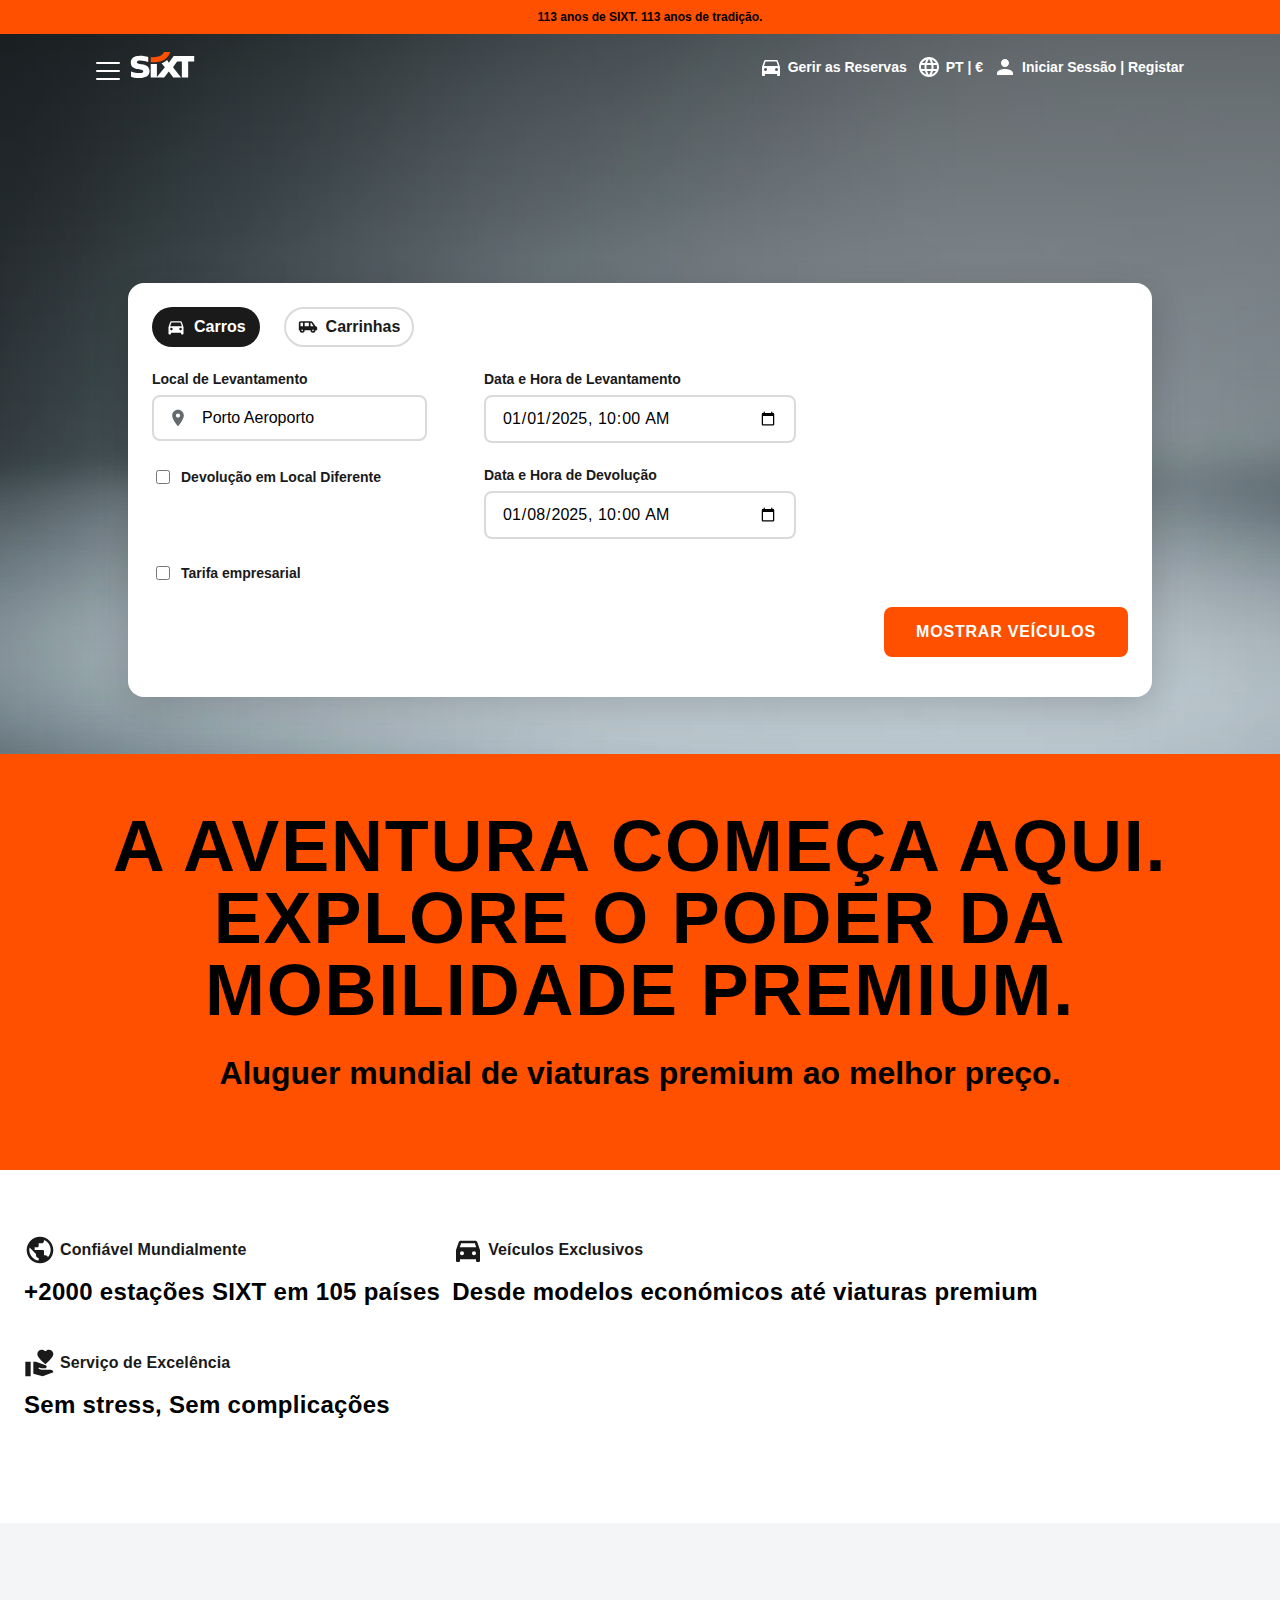
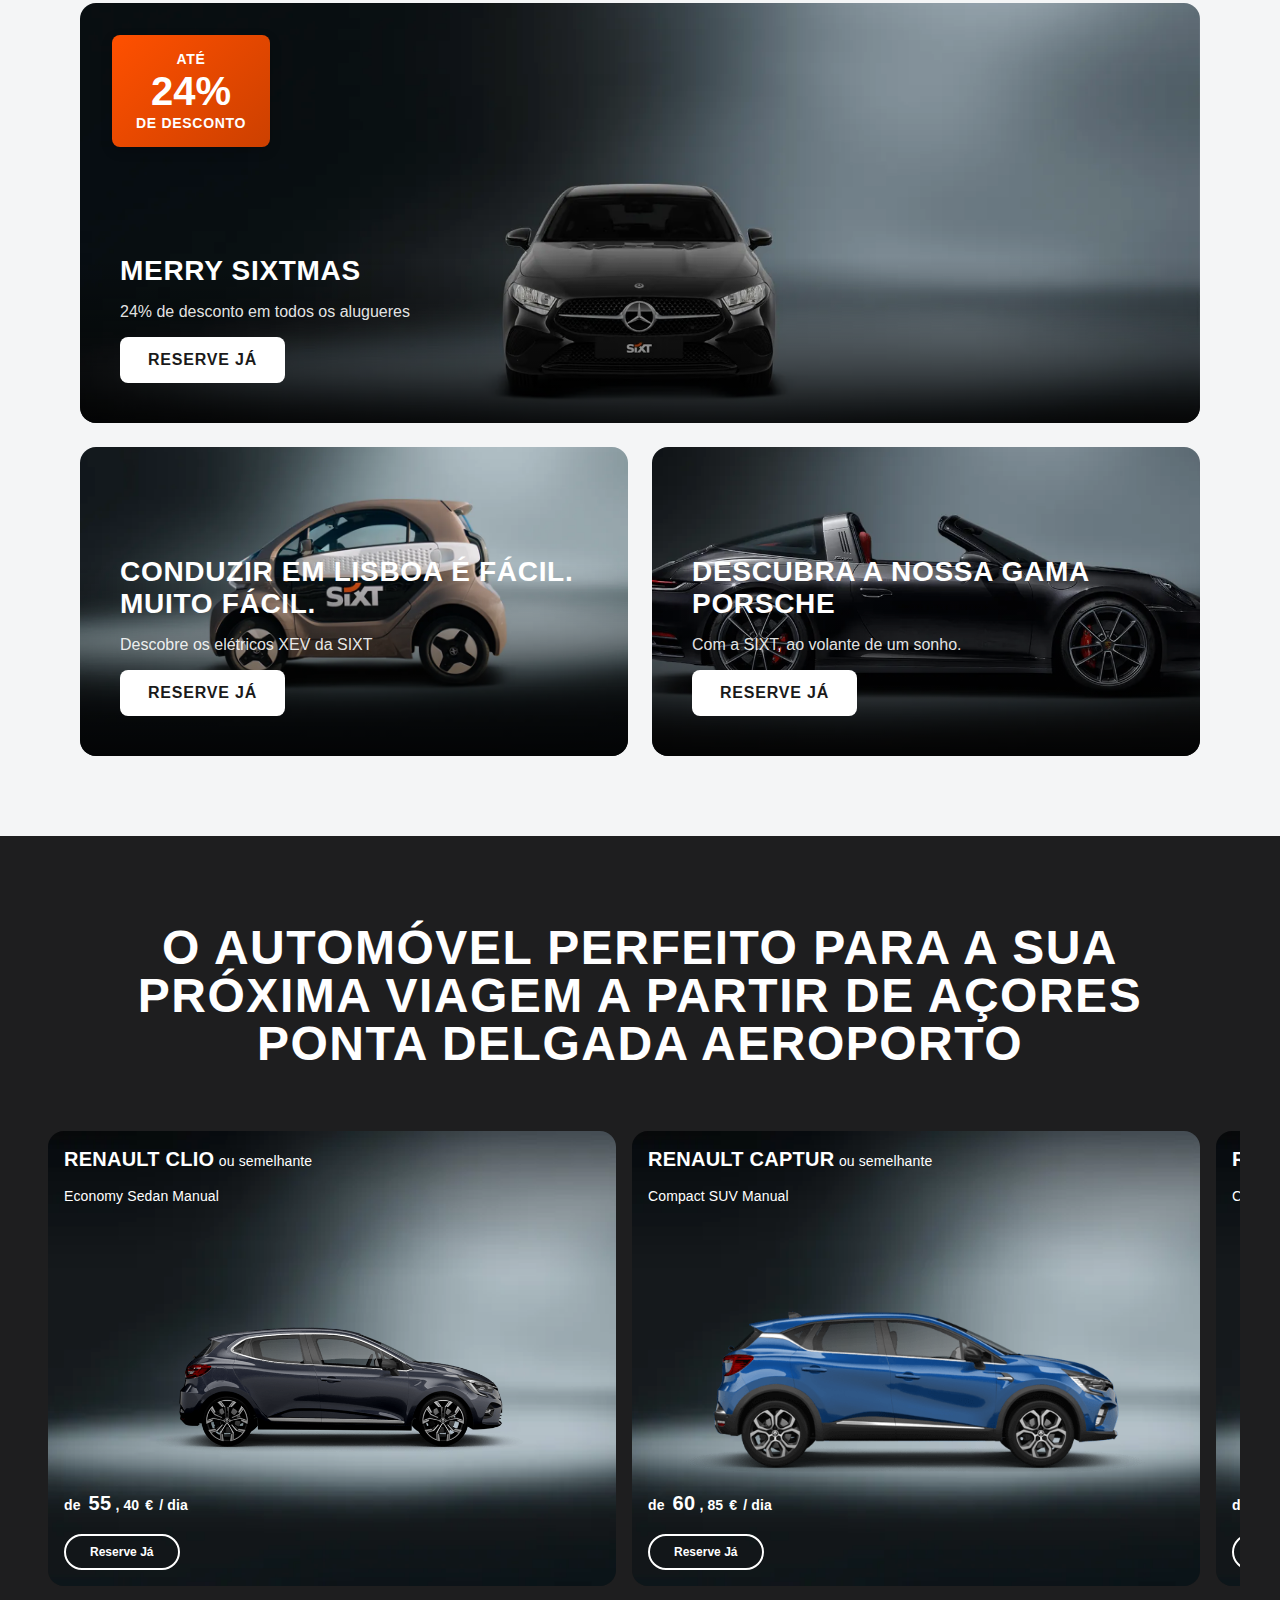
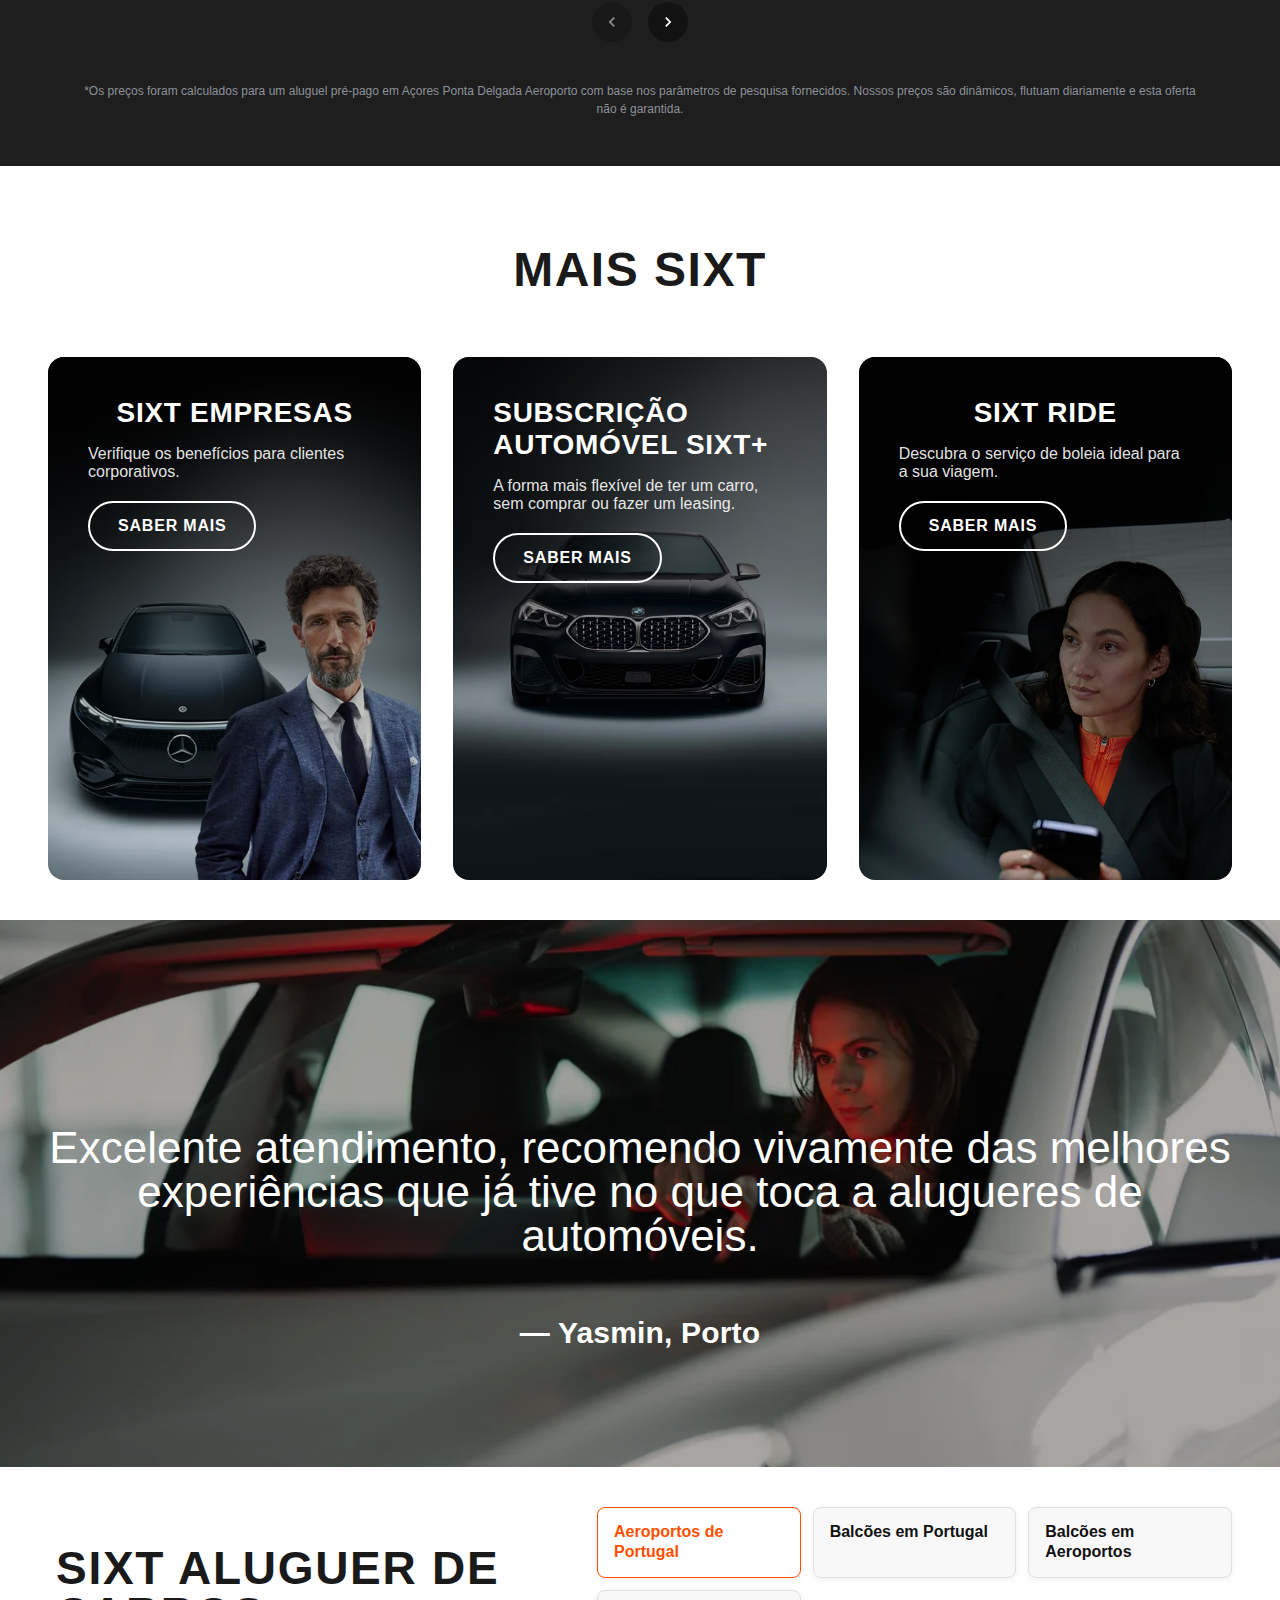
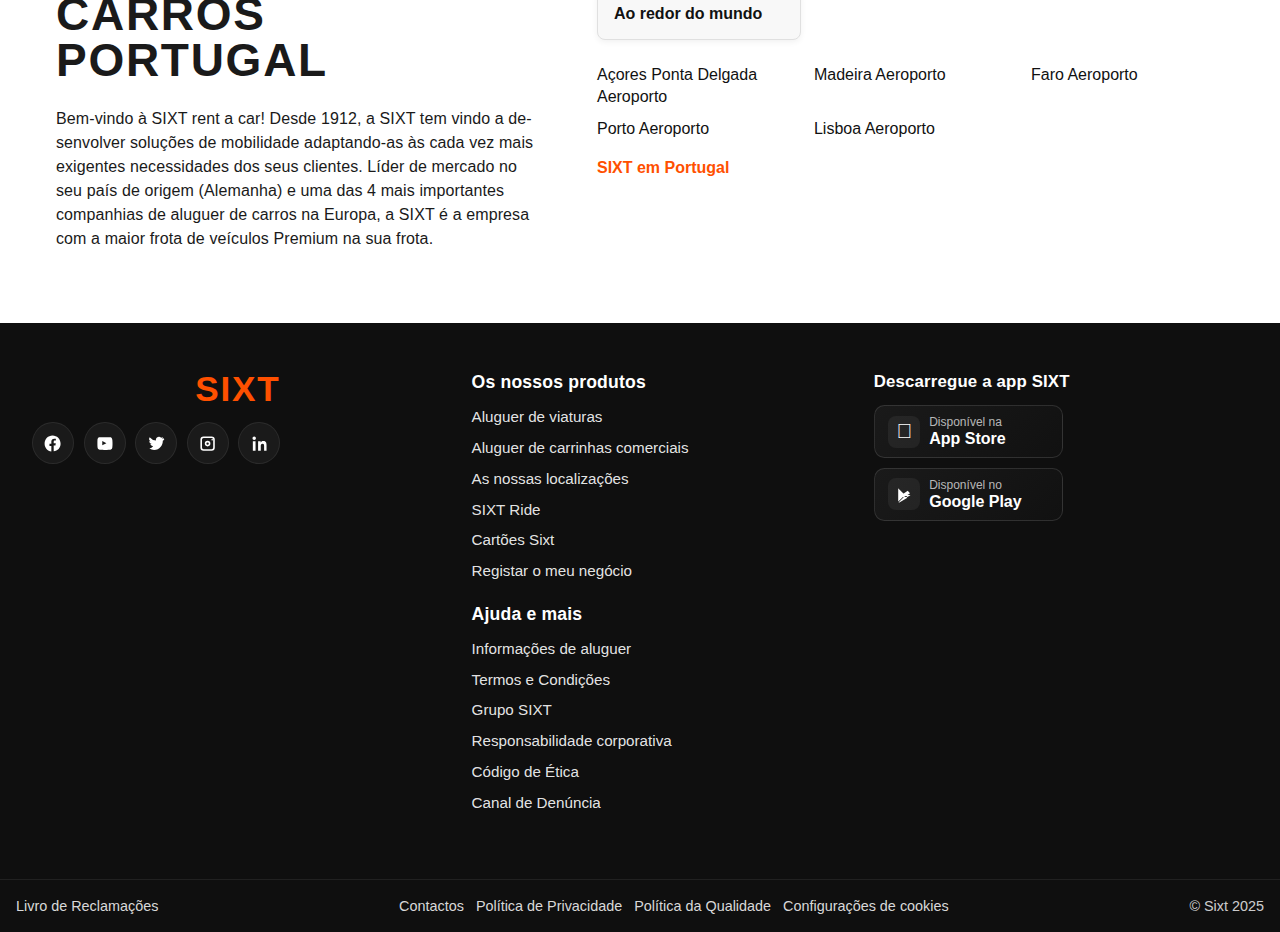
<file: index.html>
<!DOCTYPE html>
<html lang="en">
<head>
    <meta charset="UTF-8">
    <meta name="viewport" content="width=device-width, initial-scale=1.0">
    <link rel="stylesheet" href="estilos.css">
    <title>Sixt</title>
</head>
<body>
    <div id="structure">
        <div id="top-bar"> 
            <div id="top-bar-text">113 anos de SIXT. 113 anos de tradição.</div>
        </div>
    
    
        <div id="div-fundo">
            <img id="img-fundo" alt="Aluguer mundial de viaturas premium ao melhor preço." sizes="100%" src="imagens/background_img.jpg">
            <div id="gradient-overlay">
                <header>
                    <div id="header-grid">
                        <div id="header-left">
                            <div id="button-div"> <button type="button" aria-label="Abrir o menu de navegação global"><span id="hamburguer-icon"><div class="hamburguer-line"></div><div class="hamburguer-line"></div><div class="hamburguer-line"></div></span></button></div>
                            <a href="#">
                                <svg xmlns="http://www.w3.org/2000/svg" viewBox="0 0 1000 410" height="26" width="65" class="sc-4158b40f-0 gZmCVj"><title>SIXT</title><path d="M1000,64.3486862v84.5219345h-95.2709351v252.7862091h-99.5255127V148.8706207h-74.5170898 l-65.0908813,92.5158997l127.5218506,160.2667694H669.3632202l-69.3630371-94.046936l-72.9190063,94.046936l-213.0421143,0.00354 V190.5054321h97.5005188v203.3267822l125.5004578-152.445694l-51.6677246-63.997345 c7.6235046-2.5435333,16.0619202-5.8243561,23.2832642-8.8723755 c23.7313232-10.0188751,44.5698853-25.2941437,63.2211914-40.5835037l28.1234131,40.1813431l75.8929443-103.7659531H1000z M134.3661499,410c97.6028442-0.440979,161.247345-30.2647705,161.247345-110.5075073 c0-143.5592499-199.9646301-82.3382568-199.9646301-138.7579498c0-19.3815918,21.1101761-27.1850281,52.5779114-27.1850281 c38.5479431,0,88.2718964,12.9645538,126.8304138,25.4528809v-81.449234 C243.035614,68.3632965,197.4109497,57.910511,147.9374847,57.910511c-111.4317169,0-147.8100891,52.4192009-147.937088,109.1599121 c-0.3210258,144.0284271,196.6414948,82.6945648,196.6414948,138.6450653c0,18.8383179-20.8843994,27.3014221-62.6779022,27.3331909 c-41.137352,0-85.1145477-9.9836121-130.2947083-24.8884583v81.4316101C28.4518681,399.6565552,67.6136551,410,134.3661499,410" fill="white"></path><path d="M392.2088318,78.2566071c-22.76474,2.9633179-53.3857727,2.9492111-78.1648254,2.7375565 v81.8302383h46.2702332c63.235321,0,216.3617249-13.6207428,262.1486511-162.8244019h-97.69104 C495.9676514,56.7865753,446.7869873,71.2751541,392.2088318,78.2566071" fill="rgba(255, 80, 0, 1)"></path></svg>
                            </a>
                        </div>
                        <div id="header-right">
                        <div id="content-header-right">
                            <div id="content-header-right-grid">
                                <a id="chrg-a" href="#">
                                    <span id="chrg-as1"><svg xmlns="http://www.w3.org/2000/svg" viewBox="0 0 24 24"><path d="M18.92 6.01C18.72 5.42 18.16 5 17.5 5h-11c-.66 0-1.21.42-1.42 1.01L3 12v8c0 .55.45 1 1 1h1c.55 0 1-.45 1-1v-1h12v1c0 .55.45 1 1 1h1c.55 0 1-.45 1-1v-8l-2.08-5.99zM6.5 16c-.83 0-1.5-.67-1.5-1.5S5.67 13 6.5 13s1.5.67 1.5 1.5S7.33 16 6.5 16zm11 0c-.83 0-1.5-.67-1.5-1.5s.67-1.5 1.5-1.5 1.5.67 1.5 1.5-.67 1.5-1.5 1.5zM5 11l1.5-4.5h11L19 11H5z"></path></svg></span>
                                    <span id="chrg-as2">Gerir as Reservas</span>
                                </a>
                                <button id="chrg-b1">
                                    <span id="chrg-b1-s1"><svg xmlns="http://www.w3.org/2000/svg" viewBox="0 0 24 24"><path d="M11.99 2C6.47 2 2 6.48 2 12s4.47 10 9.99 10C17.52 22 22 17.52 22 12S17.52 2 11.99 2zm6.93 6h-2.95a15.65 15.65 0 00-1.38-3.56A8.03 8.03 0 0118.92 8zM12 4.04c.83 1.2 1.48 2.53 1.91 3.96h-3.82c.43-1.43 1.08-2.76 1.91-3.96zM4.26 14C4.1 13.36 4 12.69 4 12s.1-1.36.26-2h3.38c-.08.66-.14 1.32-.14 2 0 .68.06 1.34.14 2H4.26zm.82 2h2.95c.32 1.25.78 2.45 1.38 3.56A7.987 7.987 0 015.08 16zm2.95-8H5.08a7.987 7.987 0 014.33-3.56A15.65 15.65 0 008.03 8zM12 19.96c-.83-1.2-1.48-2.53-1.91-3.96h3.82c-.43 1.43-1.08 2.76-1.91 3.96zM14.34 14H9.66c-.09-.66-.16-1.32-.16-2 0-.68.07-1.35.16-2h4.68c.09.65.16 1.32.16 2 0 .68-.07 1.34-.16 2zm.25 5.56c.6-1.11 1.06-2.31 1.38-3.56h2.95a8.03 8.03 0 01-4.33 3.56zM16.36 14c.08-.66.14-1.32.14-2 0-.68-.06-1.34-.14-2h3.38c.16.64.26 1.31.26 2s-.1 1.36-.26 2h-3.38z"></path></svg></span>
                                    <span id="chrg-b1-s2">PT | €</span>
                                    <div class="header-submenu">
                                        <div class="submenu-section">
                                            <h4>Idioma</h4>
                                            <a href="#">Português</a>
                                            <a href="#">English</a>
                                            <a href="#">Deutsch</a>
                                            <a href="#">Español</a>
                                        </div>
                                    </div>
                                </button>
                                <button id="chrg-b2">
                                    <span id="chrg-b2-s1"><svg xmlns="http://www.w3.org/2000/svg" viewBox="0 0 24 24"><path d="M12 12c2.21 0 4-1.79 4-4s-1.79-4-4-4-4 1.79-4 4 1.79 4 4 4zm0 2c-2.67 0-8 1.34-8 4v2h16v-2c0-2.66-5.33-4-8-4z"></path></svg></span>
                                    <span id="chrg-b2-s2">Iniciar Sessão | Registar</span>
                                    <div class="header-submenu">
                                        <a href="#">Iniciar Sessão</a>
                                        <a href="#">Criar Conta</a>
                                        <a href="#">Recuperar Palavra-passe</a>
                                    </div>
                                </button>
                            </div>
                        </div>
                        </div>
                    </div>
        
                </header>
                <nav id="mobile-menu" class="mobile-menu" aria-label="Menu de navegação móvel">
                    <div id="mobile-menu-header">
                        <button type="button" aria-label="Fechar o menu de navegação global"><span id="hamburguer-icon-menu"><div class="hamburguer-line"></div><div class="hamburguer-line"></div><div class="hamburguer-line"></div></span></button>
                    </div>
                    <ul class="mobile-menu-list">
                        <li><a>Aluguer de viaturas</a></li>
                        <li><a>Aluguer de carrinhas comerciais</a></li>
                        <li><a>As nossas localizações</a></li>
                        <li><a>SIXT Ride</a></li>
                        <li><a>Gerir as Reservas</a></li>
                        <li><a>Iniciar Sessão | Registar</a></li>
                    </ul>
                </nav>
            </div>
        </div>
        
        <div id="form-container">
            <div id="form-structure">
                <div id="seletor-veiculo">
                    <div id="carros" class="vehicle-option active" role="button" aria-pressed="true" tabindex="0">
                        <span class="icon">
                            <svg xmlns="http://www.w3.org/2000/svg" viewBox="0 0 24 24"><path d="M18.92 6.01C18.72 5.42 18.16 5 17.5 5h-11c-.66 0-1.21.42-1.42 1.01L3 12v8c0 .55.45 1 1 1h1c.55 0 1-.45 1-1v-1h12v1c0 .55.45 1 1 1h1c.55 0 1-.45 1-1v-8l-2.08-5.99zM6.5 16c-.83 0-1.5-.67-1.5-1.5S5.67 13 6.5 13s1.5.67 1.5 1.5S7.33 16 6.5 16zm11 0c-.83 0-1.5-.67-1.5-1.5s.67-1.5 1.5-1.5 1.5.67 1.5 1.5-.67 1.5-1.5 1.5zM5 11l1.5-4.5h11L19 11H5z"></path></svg>
                        </span>
                        <span id="carros-text">Carros</span>
                    </div>
                    <div id="carrinhas" class="vehicle-option" role="button" aria-pressed="false" tabindex="0">
                        <span class="icon">
                            <svg xmlns="http://www.w3.org/2000/svg" fill="none" viewBox="0 0 24 24"><path fill="currentColor" fill-rule="evenodd" d="M1 16V7a2 2 0 012-2h11.86a4 4 0 013.328 1.781L21 11a2 2 0 012 2v3h-2a3 3 0 11-6 0H8a3 3 0 11-6 0H1zm7-9h5v4H8V7zM6 7H3v4h3V7zm9 4V7.005a2 2 0 011.523.886L18.596 11H15zM4 16a1 1 0 102 0 1 1 0 00-2 0zm13 0a1 1 0 102 0 1 1 0 00-2 0z" clip-rule="evenodd"></path></svg>                                </span>
                        <span id="carrinhas-text">Carrinhas</span>
                    </div>
                </div>
                <div id="form-content-structure">
                    <div id="form-content">
                        <form id="search-form">
                            <input type="hidden" id="vehicle-type" name="vehicle-type" value="carro">
                            <div class="form-row">
                                <div class="form-field">
                                    <label for="pickup-location">Local de Levantamento</label>
                                    <div class="input-group">
                                        <svg class="input-icon" xmlns="http://www.w3.org/2000/svg" viewBox="0 0 24 24"><path d="M12 2C8.13 2 5 5.13 5 9c0 5.25 7 13 7 13s7-7.75 7-13c0-3.87-3.13-7-7-7zm0 9.5c-1.38 0-2.5-1.12-2.5-2.5s1.12-2.5 2.5-2.5 2.5 1.12 2.5 2.5-1.12 2.5-2.5 2.5z"></path></svg>
                                        <input type="text" id="pickup-location" placeholder="Porto Aeroporto" value="Porto Aeroporto">
                                    </div>
                                </div>
                                
                                <div class="form-field">
                                    <label for="pickup-datetime">Data e Hora de Levantamento</label>
                                    <input type="datetime-local" id="pickup-datetime" value="2025-01-01T10:00">
                                </div>
                            </div>
                            
                            <div class="form-row" id="return-section">
                                <div class="form-field">
                                    <label>
                                        <input type="checkbox" id="different-location">
                                        Devolução em Local Diferente
                                    </label>
                                </div>
                                
                                <div class="form-field" id="return-location-field" style="display: none;">
                                    <label for="return-location">Local de Devolução</label>
                                    <div class="input-group">
                                        <svg class="input-icon" xmlns="http://www.w3.org/2000/svg" viewBox="0 0 24 24"><path d="M12 2C8.13 2 5 5.13 5 9c0 5.25 7 13 7 13s7-7.75 7-13c0-3.87-3.13-7-7-7zm0 9.5c-1.38 0-2.5-1.12-2.5-2.5s1.12-2.5 2.5-2.5 2.5 1.12 2.5 2.5-1.12 2.5-2.5 2.5z"></path></svg>
                                        <input type="text" id="return-location" placeholder="Porto Aeroporto">
                                    </div>
                                </div>
                                
                                <div class="form-field">
                                    <label for="return-datetime">Data e Hora de Devolução</label>
                                    <input type="datetime-local" id="return-datetime" value="2025-01-08T10:00">
                                </div>
                            </div>

                            <div class="form-row">
                                <div class="form-field">
                                    <label>
                                        <input type="checkbox" id="corporate-tariff">
                                        Tarifa empresarial
                                    </label>
                                </div>
                            </div>
                            
                            <button type="submit" class="btn-submit">Mostrar veículos</button>
                        </form>
                        <div id="results-container" aria-live="polite" aria-busy="false"></div>
                    </div>
                </div>

            </div>
        </div>
        <div id="structure-below-fundo">
            <div id="below-fundo">
                <div id="content-below-fundo">
                    <span id="content-below-fundo-s1">A aventura começa aqui.</span><br>
                    <span id="content-below-fundo-s2"> Explore o poder da mobilidade premium.</span>
                </div>
                <h1 id="content-below-fundo-h1">Aluguer mundial de viaturas premium ao melhor preço.</h1>
            </div>
        </div>
        <section>
            <div id="section-structure">
                <div id="section-content">
                    <div class="section-card">
                        <div class="section-card-content">
                            <div class="section-card-content-top">
                                <div class="section-card-content-top-icon">
                                    <span class="icon card-icon">
                                        <svg xmlns="http://www.w3.org/2000/svg" viewBox="0 0 24 24">
                                            <path d="M12 2C6.48 2 2 6.48 2 12s4.48 10 10 10 10-4.48 10-10S17.52 2 12 2zm-1 17.93c-3.95-.49-7-3.85-7-7.93 0-.62.08-1.21.21-1.79L9 15v1c0 1.1.9 2 2 2v1.93zm6.9-2.54c-.26-.81-1-1.39-1.9-1.39h-1v-3c0-.55-.45-1-1-1H8v-2h2c.55 0 1-.45 1-1V7h2c1.1 0 2-.9 2-2v-.41c2.93 1.19 5 4.06 5 7.41 0 2.08-.8 3.97-2.1 5.39z"></path>
                                        </svg>
                                    </span>
                                </div>
                                <div class="section-card-content-top-text">Confiável Mundialmente</div>
                            </div>
                            <div class="section-card-content-bottom">+2000 estações SIXT em 105 países</div>
                        </div>
                    </div>
                    <div class="section-card">
                        <div class="section-card-content">
                            <div class="section-card-content-top">
                                <div class="section-card-content-top-icon">
                                    <span class="icon card-icon">
                                        <svg xmlns="http://www.w3.org/2000/svg" viewBox="0 0 24 24">
                                            <path d="M18.92 6.01C18.72 5.42 18.16 5 17.5 5h-11c-.66 0-1.21.42-1.42 1.01L3 12v8c0 .55.45 1 1 1h1c.55 0 1-.45 1-1v-1h12v1c0 .55.45 1 1 1h1c.55 0 1-.45 1-1v-8l-2.08-5.99zM7.5 16c-.83 0-1.5-.67-1.5-1.5S6.67 13 7.5 13s1.5.67 1.5 1.5S8.33 16 7.5 16zm9 0c-.83 0-1.5-.67-1.5-1.5s.67-1.5 1.5-1.5 1.5.67 1.5 1.5-.67 1.5-1.5 1.5zM5.81 10l1.04-3h10.29l1.04 3H5.81z"></path>
                                        </svg>
                                    </span>
                                </div>
                                <div class="section-card-content-top-text">Veículos Exclusivos</div>
                            </div>
                            <div class="section-card-content-bottom">Desde modelos económicos até viaturas premium</div>
                        </div>
                    </div>
                    <div class="section-card">
                        <div class="section-card-content">
                            <div class="section-card-content-top">
                                <div class="section-card-content-top-icon">
                                    <span class="icon card-icon">
                                        <svg xmlns="http://www.w3.org/2000/svg" viewBox="0 0 24 24">
                                            <path d="M1 11h4v11H1zm15-7.75C16.65 2.49 17.66 2 18.7 2 20.55 2 22 3.45 22 5.3c0 2.27-2.91 4.9-6 7.7-3.09-2.81-6-5.44-6-7.7C10 3.45 11.45 2 13.3 2c1.04 0 2.05.49 2.7 1.25zM20 17h-7l-2.09-.73.33-.94L13 16h2.82c.65 0 1.18-.53 1.18-1.18 0-.49-.31-.93-.77-1.11L8.97 11H7v9.02L14 22l8.01-3c-.01-1.1-.9-2-2.01-2z"></path>
                                        </svg>
                                    </span>
                                </div>
                                <div class="section-card-content-top-text">Serviço de Excelência</div>
                            </div>
                            <div class="section-card-content-bottom">Sem stress, Sem complicações</div>
                        </div>
                    </div>
                </div>
            </div>
        </section>
        <div id="promo-section">
            <div id="promo-list">

                <div class="promo-card">
                    <img class="promo-card-image" src="imagens/carro1.png" alt="MERRY SIXTMAS">
                    <a href="#" class="promo-card-link">
                        <div class="promo-card-badge">
                            <div class="badge-content">
                                <div class="badge-label">Até</div>
                                <div class="badge-value">24%</div>
                                <div class="badge-text">de Desconto</div>
                            </div>
                        </div>
                        <div class="promo-card-overlay">
                            <h3>MERRY SIXTMAS</h3>
                            <p>24% de desconto em todos os alugueres</p>
                            <button class="btn-secondary">Reserve Já</button>
                        </div>
                    </a>
                </div>

                <div class="promo-card">
                    <img class="promo-card-image" src="imagens/carro2.png" alt="Conduzir em Lisboa">
                    <a href="#" class="promo-card-link">
                        <div class="promo-card-overlay">
                            <h3>CONDUZIR EM LISBOA É FÁCIL. MUITO FÁCIL.</h3>
                            <p>Descobre os elétricos XEV da SIXT</p>
                            <button class="btn-secondary">Reserve Já</button>
                        </div>
                    </a>
                </div>

                <div class="promo-card">
                    <img class="promo-card-image" src="imagens/carro3.png" alt="Gama Porsche">
                    <a href="#" class="promo-card-link">
                        <div class="promo-card-overlay">
                            <h3>DESCUBRA A NOSSA GAMA PORSCHE</h3>
                            <p>Com a SIXT, ao volante de um sonho.</p>
                            <button class="btn-secondary">Reserve Já</button>
                        </div>
                    </a>
                </div>
            </div>
        </div>
        <section id="fleet-container">
            <div id="fleet-slider">
                <div id="fleet-text-container">
                    <h2>O automóvel perfeito para a sua próxima viagem a partir de Açores Ponta Delgada Aeroporto</h2>
                </div>
                <div id="fleet-structure-container">
                    <div id="fleet-carousel-container">
                        <div id="fleet-carousel-cards-container">
                            <div id="fleet-carousel-cards-structure">
                                <div class="fleet-card-structure" id="fleet-card-1">
                                    <div class="fleet-card-base">
                                        <div class="fleet-card-fundo">
                                            <img class="fleet-card-image" src="imagens/renault-clio-5d-schwarz-2020.png" alt="Carro 1">
                                        </div>
                                        <a class="fleet-card-content" href="#">
                                            <div class="fleet-card-content-top">
                                                <div class="fleet-card-content-top-text-container">
                                                    <div>
                                                        <h3 class="fleet-card-content-top-title">Renault Clio</h3>
                                                        <span class="fleet-card-content-top-subtitle">ou semelhante</span>
                                                        <p class="fleet-card-content-top-description">Economy Sedan Manual</p>
                                                    </div>
                                                </div>
                                                    
                                            </div>   
                                            <div class="fleet-card-content-bottom">
                                                <div class="fleet-card-content-bottom-text">
                                                    <span class="fleet-card-content-bottom-text-structure">
                                                        <span class="fleet-card-content-bottom-span1">de</span>
                                                        <span class="fleet-card-content-bottom-span2">
                                                            <span class="fleet-card-content-bottom-span2-1">55</span>
                                                            <span>,</span>
                                                            <span class="fleet-card-content-bottom-span2-2">40</span>
                                                            <span class="fleet-card-content-bottom-span2-3">€</span>
                                                            <span class="fleet-card-content-bottom-span2-3">/ dia</span>
                                                        </span>
                                                    </span>
                                                </div>
                                                <button class="fleet-card-content-bottom-button">
                                                    <span class="fleet-card-content-bottom-button-span">
                                                        <span class="fleet-card-content-bottom-button-text">
                                                            Reserve Já
                                                        </span>
                                                    </span>
                                                </button>
                                                    
                                            </div>   
                                        </a>
                                    </div>
                                </div>
                                <div class="fleet-card-structure" id="fleet-card-2">
                                    <div class="fleet-card-base">
                                        <div class="fleet-card-fundo">
                                            <img class="fleet-card-image" src="imagens/renault-captur-5d-blau-2020.png" alt="Carro 1">
                                        </div>
                                        <a class="fleet-card-content" href="#">
                                            <div class="fleet-card-content-top">
                                                <div class="fleet-card-content-top-text-container">
                                                    <div>
                                                        <h3 class="fleet-card-content-top-title">Renault Captur</h3>
                                                        <span class="fleet-card-content-top-subtitle">ou semelhante</span>
                                                        <p class="fleet-card-content-top-description">Compact SUV Manual</p>
                                                    </div>
                                                </div>
                                                    
                                            </div>   
                                            <div class="fleet-card-content-bottom">
                                                <div class="fleet-card-content-bottom-text">
                                                    <span class="fleet-card-content-bottom-text-structure">
                                                        <span class="fleet-card-content-bottom-span1">de</span>
                                                        <span class="fleet-card-content-bottom-span2">
                                                            <span class="fleet-card-content-bottom-span2-1">60</span>
                                                            <span>,</span>
                                                            <span class="fleet-card-content-bottom-span2-2">85</span>
                                                            <span class="fleet-card-content-bottom-span2-3">€</span>
                                                            <span class="fleet-card-content-bottom-span2-3">/ dia</span>
                                                        </span>
                                                    </span>
                                                </div>
                                                <button class="fleet-card-content-bottom-button">
                                                    <span class="fleet-card-content-bottom-button-span">
                                                        <span class="fleet-card-content-bottom-button-text">
                                                            Reserve Já
                                                        </span>
                                                    </span>
                                                </button>
                                                    
                                            </div>   
                                        </a>
                                    </div>
                                </div>
                                <div class="fleet-card-structure" id="fleet-card-3">
                                    <div class="fleet-card-base">
                                        <div class="fleet-card-fundo">
                                            <img class="fleet-card-image" src="imagens/renault-megane-kombi-blau-2018.png" alt="Carro 1">
                                        </div>
                                        <a class="fleet-card-content" href="#">
                                            <div class="fleet-card-content-top">
                                                <div class="fleet-card-content-top-text-container">
                                                    <div>
                                                        <h3 class="fleet-card-content-top-title">Renault Megane Sports Tourer</h3>
                                                        <span class="fleet-card-content-top-subtitle">ou semelhante</span>
                                                        <p class="fleet-card-content-top-description">Compact Station wagon Manual</p>
                                                    </div>
                                                </div>
                                                    
                                            </div>   
                                            <div class="fleet-card-content-bottom">
                                                <div class="fleet-card-content-bottom-text">
                                                    <span class="fleet-card-content-bottom-text-structure">
                                                        <span class="fleet-card-content-bottom-span1">de</span>
                                                        <span class="fleet-card-content-bottom-span2">
                                                            <span class="fleet-card-content-bottom-span2-1">63</span>
                                                            <span>,</span>
                                                            <span class="fleet-card-content-bottom-span2-2">90</span>
                                                            <span class="fleet-card-content-bottom-span2-3">€</span>
                                                            <span class="fleet-card-content-bottom-span2-3">/ dia</span>
                                                        </span>
                                                    </span>
                                                </div>
                                                <button class="fleet-card-content-bottom-button">
                                                    <span class="fleet-card-content-bottom-button-span">
                                                        <span class="fleet-card-content-bottom-button-text">
                                                            Reserve Já
                                                        </span>
                                                    </span>
                                                </button>
                                                    
                                            </div>   
                                        </a>
                                    </div>
                                </div>
                                <div class="fleet-card-structure" id="fleet-card-4">
                                    <div class="fleet-card-base">
                                        <div class="fleet-card-fundo">
                                            <img class="fleet-card-image" src="imagens/renault-trafic-van-brown-2015.png" alt="Carro 1">
                                        </div>
                                        <a class="fleet-card-content" href="#">
                                            <div class="fleet-card-content-top">
                                                <div class="fleet-card-content-top-text-container">
                                                    <div>
                                                        <h3 class="fleet-card-content-top-title">Renault Trafic</h3>
                                                        <span class="fleet-card-content-top-subtitle">ou semelhante</span>
                                                        <p class="fleet-card-content-top-description">Full-size Minivan Manual</p>
                                                    </div>
                                                </div>
                                                    
                                            </div>   
                                            <div class="fleet-card-content-bottom">
                                                <div class="fleet-card-content-bottom-text">
                                                    <span class="fleet-card-content-bottom-text-structure">
                                                        <span class="fleet-card-content-bottom-span1">de</span>
                                                        <span class="fleet-card-content-bottom-span2">
                                                            <span class="fleet-card-content-bottom-span2-1">91</span>
                                                            <span>,</span>
                                                            <span class="fleet-card-content-bottom-span2-2">73</span>
                                                            <span class="fleet-card-content-bottom-span2-3">€</span>
                                                            <span class="fleet-card-content-bottom-span2-3">/ dia</span>
                                                        </span>
                                                    </span>
                                                </div>
                                                <button class="fleet-card-content-bottom-button">
                                                    <span class="fleet-card-content-bottom-button-span">
                                                        <span class="fleet-card-content-bottom-button-text">
                                                            Reserve Já
                                                        </span>
                                                    </span>
                                                </button>
                                                    
                                            </div>   
                                        </a>
                                    </div>
                                </div>
                            </div>
                        </div>
                        <div id="fleet-carousel-controls">
                            <button id="fleet-prev" class="fleet-control-btn fleet-control-btn-prev" aria-label="Anterior">
                                <svg xmlns="http://www.w3.org/2000/svg" viewBox="0 0 24 24" fill="currentColor">
                                    <path d="M15.41 7.41L14 6l-6 6 6 6 1.41-1.41L10.83 12z"></path>
                                </svg>
                            </button>
                            <button id="fleet-next" class="fleet-control-btn fleet-control-btn-next" aria-label="Próximo">
                                <svg xmlns="http://www.w3.org/2000/svg" viewBox="0 0 24 24" fill="currentColor">
                                    <path d="M10 6L8.59 7.41 13.17 12l-4.58 4.59L10 18l6-6z"></path>
                                </svg>
                            </button>
                        </div>  
                    </div>
                </div>
                <p id="fleet-disclaimer">
                    *Os preços foram calculados para um aluguel pré-pago em Açores Ponta Delgada Aeroporto com base nos parâmetros de pesquisa fornecidos. Nossos preços são dinâmicos, flutuam diariamente e esta oferta não é garantida.
                </p>
            </div>
        </section>

        <section id="moresixt-section">
            <div id="moresixt-container">
                <div id="moresixt-header">
                    <h2>Mais SIXT</h2>
                </div>
                <div id="moresixt-grid">
                    <div class="moresixt-card">
                        <img src="imagens/sixt-empresas.png" alt="SIXT Empresas">
                        <a href="#" class="moresixt-card-link">
                            <h3>SIXT Empresas</h3>
                            <p>Verifique os benefícios para clientes corporativos.</p>
                            <button type="button" class="moresixt-card-btn">
                                <span>Saber mais</span>
                            </button>
                        </a>
                    </div>
                    <div class="moresixt-card">
                        <img src="imagens/sixt-subscricao.png" alt="Subscrição Automóvel SIXT+">
                        <a href="#" class="moresixt-card-link">
                            <h3>Subscrição Automóvel SIXT+</h3>
                            <p>A forma mais flexível de ter um carro, sem comprar ou fazer um leasing.</p>
                            <button type="button" class="moresixt-card-btn">
                                <span>Saber mais</span>
                            </button>
                        </a>
                    </div>
                    <div class="moresixt-card">
                        <img src="imagens/sixt-ride.png" alt="SIXT Ride">
                        <a href="#" class="moresixt-card-link">
                            <h3>SIXT Ride</h3>
                            <p>Descubra o serviço de boleia ideal para a sua viagem.</p>
                            <button type="button" class="moresixt-card-btn">
                                <span>Saber mais</span>
                            </button>
                        </a>
                    </div>
                </div>
            </div>
        </section>
        <section id="testimonials-section">
            <img id="testimonials-bg-image" src="imagens/testemunhos.png" alt="Testemunhos de Clientes">
            <div id="testimonials-container">
                <div class="testimonial-content">
                    <p class="testimonial-text">Excelente atendimento, recomendo vivamente das melhores experiências que já tive no que toca a alugueres de automóveis.</p>
                    <p class="testimonial-author">— Yasmin, Porto</p>
                </div>
            </div>
        </section>
        <section id="about-sixt">
            <div id="about-sixt-container">
                <div id="about-sixt-container-structure">
                    <div id="about-sixt-top-content">
                        <h2 id="about-sixt-top-header">SIXT aluguer de carros Portugal</h2>
                        <div id="about-sixt-top-text">Bem-vindo à SIXT rent a car! Desde 1912, a SIXT tem vindo a desenvolver soluções de mobilidade adaptando-as às cada vez mais exigentes necessidades dos seus clientes. Líder de mercado no seu país de origem (Alemanha) e uma das 4 mais importantes companhias de aluguer de carros na Europa, a SIXT é a empresa com a maior frota de veículos Premium na sua frota.</div>
                    </div>
                    <div id="about-sixt-bottom-content">
                        <div class="about-sixt-tabs">
                            <div class="about-sixt-tab active" data-tab="about-portugal-airports">Aeroportos de Portugal</div>
                            <div class="about-sixt-tab" data-tab="about-portugal-offices">Balcões em Portugal</div>
                            <div class="about-sixt-tab" data-tab="about-airports-worldwide">Balcões em Aeroportos</div>
                            <div class="about-sixt-tab" data-tab="about-worldwide">Ao redor do mundo</div>
                        </div>

                        <div class="about-sixt-lists">
                            <div class="about-sixt-column active" data-tab="about-portugal-airports" id="about-portugal-airports">
                                <ul class="about-sixt-list">
                                    <li><a class="about-sixt-link" href="#">Açores Ponta Delgada Aeroporto</a></li>
                                    <li><a class="about-sixt-link" href="#">Madeira Aeroporto</a></li>
                                    <li><a class="about-sixt-link" href="#">Faro Aeroporto</a></li>
                                    <li><a class="about-sixt-link" href="#">Porto Aeroporto</a></li>
                                    <li><a class="about-sixt-link" href="#">Lisboa Aeroporto</a></li>
                                </ul>
                                <a class="about-sixt-cta" href="#">SIXT em Portugal</a>
                            </div>

                            <div class="about-sixt-column" data-tab="about-portugal-offices" id="about-portugal-offices">
                                <ul class="about-sixt-list">
                                    <li><a class="about-sixt-link" href="#">Angra do Heroismo</a></li>
                                    <li><a class="about-sixt-link" href="#">Bandeiras</a></li>
                                    <li><a class="about-sixt-link" href="#">Comporta-Carvalhal</a></li>
                                    <li><a class="about-sixt-link" href="#">Faro</a></li>
                                    <li><a class="about-sixt-link" href="#">Funchal</a></li>
                                    <li><a class="about-sixt-link" href="#">Horta</a></li>
                                    <li><a class="about-sixt-link" href="#">Lisboa</a></li>
                                    <li><a class="about-sixt-link" href="#">Madalena</a></li>
                                    <li><a class="about-sixt-link" href="#">Moreira da Maia</a></li>
                                    <li><a class="about-sixt-link" href="#">Ponta Delgada</a></li>
                                    <li><a class="about-sixt-link" href="#">Porto</a></li>
                                    <li><a class="about-sixt-link" href="#">Praia de Vitória</a></li>
                                    <li><a class="about-sixt-link" href="#">Santa Cruz</a></li>
                                    <li><a class="about-sixt-link" href="#">Santa Cruz das Flores</a></li>
                                    <li><a class="about-sixt-link" href="#">Sines</a></li>
                                    <li><a class="about-sixt-link" href="#">Velas</a></li>
                                    <li><a class="about-sixt-link" href="#">Vila do Porto</a></li>
                                </ul>
                            </div>

                            <div class="about-sixt-column" data-tab="about-airports-worldwide" id="about-airports-worldwide">
                                <ul class="about-sixt-list">
                                    <li><a class="about-sixt-link" href="#">Amesterdão Schiphol Aeroporto</a></li>
                                    <li><a class="about-sixt-link" href="#">Atlanta Hartsfield Aeroporto</a></li>
                                    <li><a class="about-sixt-link" href="#">Barcelona Aeroporto</a></li>
                                    <li><a class="about-sixt-link" href="#">Belfast Aeroporto Internacional</a></li>
                                    <li><a class="about-sixt-link" href="#">Bruxelas Aeroporto</a></li>
                                    <li><a class="about-sixt-link" href="#">Buenos Aires Ezeiza Aeroporto</a></li>
                                    <li><a class="about-sixt-link" href="#">Charleroi Aeroporto</a></li>
                                    <li><a class="about-sixt-link" href="#">Doha Aeroporto</a></li>
                                    <li><a class="about-sixt-link" href="#">Dubai Aeroporto Terminal 1</a></li>
                                    <li><a class="about-sixt-link" href="#">Dublin Aeroporto</a></li>
                                    <li><a class="about-sixt-link" href="#">Edimburgo Aeroporto</a></li>
                                    <li><a class="about-sixt-link" href="#">Eindhoven Aeroporto</a></li>
                                    <li><a class="about-sixt-link" href="#">Frankfurt/Main Aeroporto</a></li>
                                    <li><a class="about-sixt-link" href="#">Genebra Aeroporto</a></li>
                                    <li><a class="about-sixt-link" href="#">Lima Aeroporto Internacional</a></li>
                                    <li><a class="about-sixt-link" href="#">Londres Heathrow Aeroporto</a></li>
                                    <li><a class="about-sixt-link" href="#">Los Angeles Aeroporto Internacional</a></li>
                                    <li><a class="about-sixt-link" href="#">Madrid Barajas Aeroporto</a></li>
                                    <li><a class="about-sixt-link" href="#">México City Aeroporto</a></li>
                                    <li><a class="about-sixt-link" href="#">Miami Aeroporto Internacional</a></li>
                                    <li><a class="about-sixt-link" href="#">Nice Aeroporto</a></li>
                                    <li><a class="about-sixt-link" href="#">Paris Charles de Gaulle Aeroporto</a></li>
                                    <li><a class="about-sixt-link" href="#">Roma Fiumicino Aeroporto</a></li>
                                    <li><a class="about-sixt-link" href="#">Salzburgo Aeroporto</a></li>
                                    <li><a class="about-sixt-link" href="#">Sydney Aeroporto</a></li>
                                    <li><a class="about-sixt-link" href="#">Tel Aviv Aeroporto Internacional</a></li>
                                    <li><a class="about-sixt-link" href="#">Viena -Schwechat Aeroporto</a></li>
                                    <li><a class="about-sixt-link" href="#">Zurique Aeroporto</a></li>
                                </ul>
                            </div>

                            <div class="about-sixt-column" data-tab="about-worldwide" id="about-worldwide">
                                <ul class="about-sixt-list">
                                    <li><a class="about-sixt-link" href="#">Amesterdão</a></li>
                                    <li><a class="about-sixt-link" href="#">Barcelona</a></li>
                                    <li><a class="about-sixt-link" href="#">Berlim</a></li>
                                    <li><a class="about-sixt-link" href="#">Berna</a></li>
                                    <li><a class="about-sixt-link" href="#">Bruxelas</a></li>
                                    <li><a class="about-sixt-link" href="#">Buenos Aires</a></li>
                                    <li><a class="about-sixt-link" href="#">Copenhaga</a></li>
                                    <li><a class="about-sixt-link" href="#">Doha</a></li>
                                    <li><a class="about-sixt-link" href="#">Dubai</a></li>
                                    <li><a class="about-sixt-link" href="#">Dublin</a></li>
                                    <li><a class="about-sixt-link" href="#">Edimburgo</a></li>
                                    <li><a class="about-sixt-link" href="#">Helsinki</a></li>
                                    <li><a class="about-sixt-link" href="#">Joanesburgo</a></li>
                                    <li><a class="about-sixt-link" href="#">Londres</a></li>
                                    <li><a class="about-sixt-link" href="#">Los Angeles</a></li>
                                    <li><a class="about-sixt-link" href="#">Madrid</a></li>
                                    <li><a class="about-sixt-link" href="#">Mexico City</a></li>
                                    <li><a class="about-sixt-link" href="#">Miami</a></li>
                                    <li><a class="about-sixt-link" href="#">Munique</a></li>
                                    <li><a class="about-sixt-link" href="#">Paris</a></li>
                                    <li><a class="about-sixt-link" href="#">Porto</a></li>
                                    <li><a class="about-sixt-link" href="#">Riade</a></li>
                                    <li><a class="about-sixt-link" href="#">Roma</a></li>
                                    <li><a class="about-sixt-link" href="#">Singapura</a></li>
                                    <li><a class="about-sixt-link" href="#">Estocolmo</a></li>
                                    <li><a class="about-sixt-link" href="#">Sydney</a></li>
                                    <li><a class="about-sixt-link" href="#">Viena</a></li>
                                    <li><a class="about-sixt-link" href="#">Zurique</a></li>
                                </ul>
                                <a class="about-sixt-cta" href="#" target="_self">SIXT no mundo</a>
                            </div>
                        </div>
                    </div>
                </div>
            </div>
        </section>
        <footer id="site-footer">
            <div class="footer-container">
                <div class="footer-brand">
                    <div class="footer-logo" aria-label="SIXT">SIXT</div>
                    <div class="footer-social" aria-label="SIXT redes sociais">
                        <a href="https://pt-pt.facebook.com/sixtpt/" target="_blank" rel="noopener noreferrer" aria-label="Facebook">
                            <svg viewBox="0 0 24 24" aria-hidden="true"><path d="M22 12.07C22 6.48 17.52 2 11.93 2S2 6.48 2 12.07c0 5.01 3.66 9.16 8.44 9.93v-7.03H8.08v-2.9h2.36V9.41c0-2.33 1.4-3.62 3.54-3.62 1.03 0 2.1.18 2.1.18v2.31h-1.18c-1.16 0-1.52.72-1.52 1.46v1.76h2.59l-.41 2.9h-2.18v7.03C18.34 21.23 22 17.08 22 12.07Z"/></svg>
                        </a>
                        <a href="https://www.youtube.com/channel/UCY3SZOKedFnc5LZFdu80kPA" target="_blank" rel="noopener noreferrer" aria-label="YouTube">
                            <svg viewBox="0 0 24 24" aria-hidden="true"><path d="M21.6 7.2s-.2-1.5-.8-2.2c-.7-.8-1.5-.8-1.9-.8-2.6-.2-6.5-.2-6.5-.2h-.1s-3.9 0-6.5.2c-.4 0-1.2 0-1.9.8-.6.7-.8 2.2-.8 2.2S3 9.1 3 11v1.8c0 1.9.2 3.8.2 3.8s.2 1.5.8 2.2c.7.8 1.7.8 2.2.9 1.6.1 6.3.2 6.3.2s3.9 0 6.5-.2c.4 0 1.2 0 1.9-.8.6-.7.8-2.2.8-2.2s.2-1.9.2-3.8V11c0-1.9-.2-3.8-.2-3.8Zm-12.5 7V8.8l5.2 2.7-5.2 2.7Z"/></svg>
                        </a>
                        <a href="https://twitter.com/SixtPortugal" target="_blank" rel="noopener noreferrer" aria-label="Twitter">
                            <svg viewBox="0 0 24 24" aria-hidden="true"><path d="M20.62 5.16c-.7.31-1.44.52-2.22.62a3.83 3.83 0 0 0 1.67-2.1 7.67 7.67 0 0 1-2.43.93 3.82 3.82 0 0 0-6.56 2.61c0 .3.03.6.1.87a10.86 10.86 0 0 1-7.88-4 3.82 3.82 0 0 0 1.18 5.1 3.8 3.8 0 0 1-1.73-.48v.05a3.83 3.83 0 0 0 3.06 3.74 3.83 3.83 0 0 1-1.72.06 3.83 3.83 0 0 0 3.57 2.65A7.67 7.67 0 0 1 3 18.26a10.82 10.82 0 0 0 5.86 1.72c7.04 0 10.89-5.83 10.89-10.89 0-.17-.01-.34-.02-.5a7.8 7.8 0 0 0 1.9-2.03Z"/></svg>
                        </a>
                        <a href="https://www.instagram.com/sixt.pt/" target="_blank" rel="noopener noreferrer" aria-label="Instagram">
                            <svg viewBox="0 0 24 24" aria-hidden="true"><path d="M7 3h10a4 4 0 0 1 4 4v10a4 4 0 0 1-4 4H7a4 4 0 0 1-4-4V7a4 4 0 0 1 4-4Zm0 2a2 2 0 0 0-2 2v10a2 2 0 0 0 2 2h10a2 2 0 0 0 2-2V7a2 2 0 0 0-2-2H7Zm10.75 1.25a1 1 0 1 1 0 2 1 1 0 0 1 0-2ZM12 8.5A3.5 3.5 0 1 1 8.5 12 3.5 3.5 0 0 1 12 8.5Zm0 2A1.5 1.5 0 1 0 13.5 12 1.5 1.5 0 0 0 12 10.5Z"/></svg>
                        </a>
                        <a href="https://www.linkedin.com/company/sixt-portugal/" target="_blank" rel="noopener noreferrer" aria-label="LinkedIn">
                            <svg viewBox="0 0 24 24" aria-hidden="true"><path d="M6.94 21H3.56V8.93h3.38V21ZM5.25 7.38A1.97 1.97 0 1 1 5.26 3a1.97 1.97 0 0 1-.01 4.38ZM21 21h-3.36v-5.8c0-1.38-.02-3.16-1.93-3.16-1.93 0-2.23 1.5-2.23 3.06V21h-3.36V8.93h3.22v1.65h.04c.45-.85 1.56-1.75 3.22-1.75 3.45 0 4.09 2.27 4.09 5.22V21Z"/></svg>
                        </a>
                    </div>
                </div>
                <div class="footer-links">
                    <div class="footer-column">
                        <h3>Os nossos produtos</h3>
                        <ul>
                            <li><a href="#">Aluguer de viaturas</a></li>
                            <li><a href="#">Aluguer de carrinhas comerciais</a></li>
                            <li><a href="#">As nossas localizações</a></li>
                            <li><a href="#">SIXT Ride</a></li>
                            <li><a href="#">Cartões Sixt</a></li>
                            <li><a href="#">Registar o meu negócio</a></li>
                        </ul>
                    </div>
                    <div class="footer-column">
                        <h3>Ajuda e mais</h3>
                        <ul>
                            <li><a href="#">Informações de aluguer</a></li>
                            <li><a href="#">Termos e Condições</a></li>
                            <li><a href="#">Grupo SIXT</a></li>
                            <li><a href="#">Responsabilidade corporativa</a></li>
                            <li><a href="#">Código de Ética</a></li>
                            <li><a href="#">Canal de Denúncia</a></li>
                        </ul>
                    </div>
                </div>
                <div class="footer-apps">
                    <div class="footer-apps-title">Descarregue a app SIXT</div>
                    <div class="footer-app-badges">
                        <a class="app-badge" href="https://sixt.go.link/rent" target="_blank" rel="noopener noreferrer" aria-label="Apple App Store">
                            <span class="app-badge-icon">&#63743;</span>
                            <span class="app-badge-text">
                                <span class="small">Disponível na</span>
                                <span class="big">App Store</span>
                            </span>
                        </a>
                        <a class="app-badge" href="https://play.google.com/store/apps/details?id=com.sixt.reservation" target="_blank" rel="noopener noreferrer" aria-label="Google Play Store">
                            <span class="app-badge-icon">
                                <svg viewBox="0 0 24 24" aria-hidden="true"><path d="M3.2 2.8a1 1 0 0 0-.2.6v17.2c0 .3.08.5.2.7l9-9-9-9ZM13.1 12.7l2.4 2.4 4.2-2.4-6.6-3.8-1.7 1.7 1.7 1.7Zm-.7.7-9 9c.2.1.4.2.6.2.2 0 .4-.1.6-.2l10.9-6.3-3-3Zm3.6-6.9L7.5 12.3l2.9 2.9 8-4.7c.6-.3.6-1.1.1-1.4Z"/></svg>
                            </span>
                            <span class="app-badge-text">
                                <span class="small">Disponível no</span>
                                <span class="big">Google Play</span>
                            </span>
                        </a>
                    </div>
                </div>
            </div>
            <div class="footer-legal">
                <div class="footer-legal-left">
                    <a href="https://www.livroreclamacoes.pt/Inicio/" target="_blank" rel="noopener noreferrer">Livro de Reclamações</a>
                </div>
                <div class="footer-legal-links">
                    <a href="#">Contactos</a>
                    <a href="#">Política de Privacidade</a>
                    <a href="#">Política da Qualidade</a>
                    <a href="#">Configurações de cookies</a>
                </div>
                <div class="footer-legal-copy">© Sixt 2025</div>
            </div>
        </footer>
    </div>
    
    <script src="logica.js"></script>
</body>
</html>
</file>
<file: estilos.css>
html {
  box-sizing: border-box;
  scrollbar-width: none;
}
html::-webkit-scrollbar {
  display: none;
}

body {
  padding: 0;
  margin: 0;
  font-family: "Roboto Condensed", sans-serif;
  box-sizing: border-box;
  overflow-x: hidden;
  scrollbar-width: none;
}
body::-webkit-scrollbar {
  display: none;
}

p {
  display: block;
  margin-block-start: 1em;
  margin-block-end: 1em;
  margin-inline-start: 0px;
  margin-inline-end: 0px;
}

h1 {
  display: block;
  font-size: 2em;
  margin-block-start: 0.67em;
  margin-block-end: 0.67em;
  margin-inline-start: 0px;
  margin-inline-end: 0px;
  font-weight: bold;
}

h2 {
  display: block;
  font-size: 1.5em;
  margin-block-start: 0.83em;
  margin-block-end: 0.83em;
  margin-inline-start: 0px;
  margin-inline-end: 0px;
  font-weight: bold;
  color: #FFFFFF;
}

h3 {
  display: block;
  font-size: 1.17em;
  margin-block-start: 1em;
  margin-block-end: 1em;
  margin-inline-start: 0px;
  margin-inline-end: 0px;
  font-weight: bold;
}

a, a:hover {
  color: inherit;
  text-decoration: none;
  -webkit-text-decoration-skip: ink;
          text-decoration-skip-ink: auto;
}

img, picture {
  max-width: 100%;
  display: block;
}

img {
  overflow-clip-margin: content-box;
  overflow: clip;
}

.icon {
  margin-right: 0.25rem;
  width: 1rem;
  height: 1rem;
}
.icon svg {
  fill: white;
  width: 100%;
  height: 100%;
}

#structure {
  display: grid;
  grid-template-rows: auto 1fr auto;
  width: 100%;
  overflow: hidden;
}

#img-fundo {
  position: absolute;
  top: 0px;
  left: 0px;
  width: 100%;
  height: 100%;
  max-width: 100%;
  display: block;
  -o-object-fit: cover;
     object-fit: cover;
}

#div-fundo {
  position: relative;
  width: 100%;
  aspect-ratio: 16/9;
  overflow: hidden;
}

#gradient-overlay {
  background: linear-gradient(rgba(0, 0, 0, 0.5), rgba(0, 0, 0, 0.01));
  position: absolute;
  top: 0;
  left: 0;
  width: 100%;
  height: 100%;
  max-width: 100%;
  display: block;
  z-index: 1;
}

#top-bar {
  display: flex;
  background-color: rgb(255, 80, 0);
  padding: 10px;
  margin: 0;
  width: 100%;
}

#top-bar-text {
  color: black;
  font-size: 12px;
  font-weight: bold;
  margin: auto;
}

header {
  position: absolute;
  z-index: 2;
  width: 100%;
}

#header-grid {
  display: grid;
  grid-template-columns: 1fr auto;
  margin-top: 1rem;
  gap: 1rem;
}

@media (min-width: 1200px) {
  #header-grid {
    padding-left: 5rem;
    padding-right: 5rem;
  }
}
#header-left {
  display: flex;
  align-items: center;
  padding-left: 1rem;
}
#header-left button {
  background: none;
  border: none;
  padding: 0;
  margin: 0;
  margin-right: 10px;
  cursor: pointer;
  transition: transform 0.3s ease;
}
#header-left button:hover {
  transform: scale(1.1);
}
#header-left button #hamburguer-icon {
  max-width: 24px;
  max-height: 24px;
  display: flex;
  flex-direction: column;
  justify-content: space-between;
  align-items: center;
}
#header-left button #hamburguer-icon .hamburguer-line {
  width: 24px;
  height: 3px;
  background-color: white;
  border-radius: 2px;
  transition: all 0.3s ease;
  transform-origin: center;
  margin: 3px 0;
}
#header-left button #hamburguer-icon.active .hamburguer-line:nth-child(1) {
  transform: translateY(11px) rotate(45deg);
}
#header-left button #hamburguer-icon.active .hamburguer-line:nth-child(2) {
  opacity: 0;
}
#header-left button #hamburguer-icon.active .hamburguer-line:nth-child(3) {
  transform: translateY(-11px) rotate(-45deg);
}

#header-right {
  display: flex;
  justify-content: flex-end;
  padding-right: 1rem;
}
#header-right #content-header-right {
  display: flex;
  align-items: center;
  justify-content: flex-end;
}
#header-right #content-header-right #content-header-right-grid {
  display: grid;
  grid-template-columns: auto auto auto;
  gap: 10px;
}
#header-right #content-header-right #content-header-right-grid #chrg-a {
  display: flex;
  align-items: center;
  text-decoration: none;
  color: white;
  font-size: 14px;
  font-weight: bold;
}
#header-right #content-header-right #content-header-right-grid #chrg-a #chrg-as1 {
  width: 24px;
  height: 24px;
  margin-right: 5px;
}
#header-right #content-header-right #content-header-right-grid #chrg-a #chrg-as1 svg {
  fill: white;
  width: 100%;
  height: 100%;
}
@media (max-width: 900px) {
  #header-right #content-header-right #content-header-right-grid #chrg-a #chrg-as2 {
    display: none;
  }
}
#header-right #content-header-right #content-header-right-grid #chrg-a #chrg-as2 {
  white-space: nowrap;
}
#header-right #content-header-right #content-header-right-grid button {
  background: none;
  border: none;
  padding: 0;
  margin: 0;
}
#header-right #content-header-right #content-header-right-grid #chrg-b1 {
  position: relative;
  display: flex;
  align-items: center;
  font-size: 14px;
  font-weight: bold;
  color: white;
  height: 24px;
}
#header-right #content-header-right #content-header-right-grid #chrg-b1 #chrg-b1-s1 {
  width: 24px;
  height: 24px;
  margin-right: 5px;
}
#header-right #content-header-right #content-header-right-grid #chrg-b1 #chrg-b1-s1 svg {
  fill: white;
}
@media (max-width: 1200px) {
  #header-right #content-header-right #content-header-right-grid #chrg-b1 #chrg-b1-s2 {
    display: none;
  }
}
#header-right #content-header-right #content-header-right-grid #chrg-b1 #chrg-b1-s2 {
  flex-direction: row;
  color: white;
}
#header-right #content-header-right #content-header-right-grid #chrg-b2 {
  position: relative;
  display: flex;
  align-items: center;
  font-size: 14px;
  font-weight: bold;
  color: white;
  height: 24px;
}
#header-right #content-header-right #content-header-right-grid #chrg-b2 #chrg-b2-s1 {
  width: 24px;
  height: 24px;
  margin-right: 5px;
}
#header-right #content-header-right #content-header-right-grid #chrg-b2 #chrg-b2-s1 svg {
  fill: white;
}
@media (max-width: 650px) {
  #header-right #content-header-right #content-header-right-grid #chrg-b2 #chrg-b2-s2 {
    display: none;
  }
}
#header-right #content-header-right #content-header-right-grid #chrg-b2 #chrg-b2-s2 {
  flex-direction: row;
  color: white;
}

.header-submenu {
  display: none;
  pointer-events: none;
  position: absolute;
  top: calc(100% + 0.5rem);
  left: 0;
  background: #1a1a1a;
  min-width: 250px;
  border-radius: 0.5rem;
  box-shadow: 0 8px 24px rgba(0, 0, 0, 0.3);
  z-index: 10;
}

#chrg-b1:hover .header-submenu,
#chrg-b2:hover .header-submenu {
  display: block;
  pointer-events: auto;
  z-index: 10;
}

.submenu-section {
  padding: 1rem;
  border-bottom: 1px solid rgba(255, 255, 255, 0.1);
}
.submenu-section:last-child {
  border-bottom: none;
}
.submenu-section h4 {
  margin: 0 0 0.75rem 0;
  font-size: 0.85rem;
  font-weight: 700;
  color: #ff5000;
  text-transform: uppercase;
  letter-spacing: 0.05em;
}
.submenu-section a {
  display: block;
  padding: 0.6rem 0;
  color: rgba(255, 255, 255, 0.85);
  text-decoration: none;
  font-size: 0.9rem;
  transition: color 0.2s ease;
}
.submenu-section a:hover {
  color: #ff5000;
  padding-left: 0.25rem;
}

.header-submenu a {
  display: block;
  padding: 0.6rem 0;
  color: rgba(255, 255, 255, 0.85);
  text-decoration: none;
  font-size: 0.9rem;
  transition: color 0.2s ease;
}
.header-submenu a:hover {
  color: #ff5000;
  padding-left: 0.25rem;
}

#mobile-menu {
  display: none;
  position: fixed;
  top: 0;
  left: 0;
  right: 0;
  bottom: 0;
  background: #1a1a1a;
  z-index: 99;
  overflow-y: auto;
}
#mobile-menu.open {
  display: block;
}

#mobile-menu-header {
  display: flex;
  justify-content: flex-end;
  padding: 1rem;
  border-bottom: 1px solid rgba(255, 255, 255, 0.1);
}
#mobile-menu-header button {
  background: none;
  border: none;
  cursor: pointer;
  padding: 0;
  display: flex;
  align-items: center;
  justify-content: center;
}

#hamburguer-icon-menu {
  display: flex;
  flex-direction: column;
  gap: 5px;
  width: 24px;
  height: 24px;
  position: relative;
}
#hamburguer-icon-menu .hamburguer-line {
  width: 100%;
  height: 2px;
  background-color: white;
  border-radius: 2px;
  transition: all 0.3s ease;
}
#hamburguer-icon-menu .hamburguer-line:nth-child(1) {
  transform: rotate(45deg) translateY(11px);
}
#hamburguer-icon-menu .hamburguer-line:nth-child(2) {
  opacity: 0;
}
#hamburguer-icon-menu .hamburguer-line:nth-child(3) {
  transform: rotate(-45deg) translateY(-11px);
}

.mobile-menu-list {
  list-style: none;
  padding: 0;
  margin: 0;
  display: flex;
  flex-direction: column;
}
.mobile-menu-list li {
  margin: 0;
  border-bottom: 1px solid rgba(255, 255, 255, 0.1);
}
.mobile-menu-list li:last-child {
  border-bottom: none;
}
.mobile-menu-list li a {
  display: block;
  padding: 1rem 1.5rem;
  color: rgba(255, 255, 255, 0.9);
  text-decoration: none;
  font-size: 0.95rem;
  font-weight: 400;
  transition: background-color 0.2s ease, color 0.2s ease;
}
.mobile-menu-list li a:hover {
  background-color: rgba(255, 80, 0, 0.1);
  color: #ff5000;
}

@keyframes slideDown {
  from {
    opacity: 0;
    transform: translateY(-10px);
  }
  to {
    opacity: 1;
    transform: translateY(0);
  }
}
#form-container {
  z-index: 1;
  pointer-events: auto;
  display: flex;
  justify-content: center;
  align-items: center;
  width: 96%;
  padding: 0 0.5rem;
  margin: 0 auto;
  margin-top: -12rem;
}
@media (min-width: 480px) {
  #form-container {
    width: 95%;
    padding: 0 1rem;
    margin-top: -14rem;
  }
}
@media (min-width: 650px) {
  #form-container {
    width: 90%;
    padding: 0 2rem;
    margin-top: -20rem;
  }
}
@media (min-width: 900px) {
  #form-container {
    width: 85%;
    padding: 0 3rem;
    margin-top: -30rem;
  }
}
@media (min-width: 1200px) {
  #form-container {
    width: 80%;
    padding: 0 5rem;
    margin-top: -33rem;
  }
}

#form-structure {
  position: relative;
  display: flex;
  flex-direction: column;
  padding: 0.75rem;
  background-color: white;
  width: 100%;
  max-width: 100rem;
  border-radius: 0.5rem;
  box-shadow: rgba(0, 0, 0, 0.1) 0px 12px 40px, rgba(0, 0, 0, 0.08) 0px 8px 32px;
}
@media (min-width: 480px) {
  #form-structure {
    padding: 1rem;
    border-radius: 0.75rem;
  }
}
@media (min-width: 650px) {
  #form-structure {
    padding: 1.25rem;
    border-radius: 1rem;
  }
}
@media (min-width: 900px) {
  #form-structure {
    padding: 1.5rem;
  }
}

#seletor-veiculo {
  display: flex;
  padding: 0 0.5rem 1rem;
  gap: 0.5rem;
  flex-wrap: wrap;
}
@media (min-width: 480px) {
  #seletor-veiculo {
    padding: 0 0.5rem 1.25rem;
    gap: 1rem;
  }
}
@media (min-width: 900px) {
  #seletor-veiculo {
    padding: 0 0 1.5rem;
    gap: 1.5rem;
  }
}
#seletor-veiculo #carros, #seletor-veiculo #carrinhas {
  flex-shrink: 0;
  padding: 0.5rem 0.75rem;
  border-radius: 50vmin;
  align-items: center;
  min-width: 2.25rem;
  position: relative;
  display: inline-flex;
  max-width: -moz-fit-content;
  max-width: fit-content;
  cursor: pointer;
  transition: all 0.2s ease;
  border: 2px solid transparent;
}
#seletor-veiculo #carros .icon, #seletor-veiculo #carrinhas .icon {
  margin-right: 0.5rem;
  width: 1.25rem;
  height: 1.25rem;
}
#seletor-veiculo #carros .icon svg, #seletor-veiculo #carrinhas .icon svg {
  width: 100%;
  height: 100%;
}
#seletor-veiculo #carros span:last-child, #seletor-veiculo #carrinhas span:last-child {
  min-width: 0;
  text-align: center;
  overflow-x: clip;
  text-overflow: ellipsis;
  white-space: nowrap;
  font-weight: 600;
}
#seletor-veiculo #carros,
#seletor-veiculo #carrinhas {
  background-color: transparent;
  color: rgb(26, 26, 26);
  border-color: rgb(217, 218, 220);
}
#seletor-veiculo #carros svg,
#seletor-veiculo #carrinhas svg {
  fill: rgb(26, 26, 26);
}
#seletor-veiculo #carros:hover,
#seletor-veiculo #carrinhas:hover {
  border-color: rgb(255, 80, 0);
  color: rgb(255, 80, 0);
}
#seletor-veiculo #carros:hover svg,
#seletor-veiculo #carrinhas:hover svg {
  fill: rgb(255, 80, 0);
}
#seletor-veiculo #carros.active,
#seletor-veiculo #carrinhas.active {
  background-color: rgb(26, 26, 26);
  color: rgb(255, 255, 255);
  border-color: transparent;
}
#seletor-veiculo #carros.active svg,
#seletor-veiculo #carrinhas.active svg {
  fill: white;
}
#seletor-veiculo #carros.active:hover,
#seletor-veiculo #carrinhas.active:hover {
  background-color: rgb(255, 80, 0);
  color: white;
}

#form-content-structure {
  position: relative;
  margin: 0 auto;
  display: block;
  width: 100%;
}

#form-content {
  width: 100%;
}

#search-form {
  display: flex;
  flex-direction: column;
  gap: 0.75rem;
}
@media (min-width: 480px) {
  #search-form {
    gap: 1rem;
  }
}
@media (min-width: 900px) {
  #search-form {
    gap: 1.5rem;
  }
}

#results-container {
  margin-top: 1rem;
}
#results-container h3 {
  font-size: 1rem;
  color: rgb(26, 26, 26);
  margin: 0 0 0.5rem 0;
}

.results-grid {
  display: grid;
  grid-template-columns: 1fr;
  gap: 0.75rem;
}
@media (min-width: 650px) {
  .results-grid {
    grid-template-columns: repeat(2, 1fr);
  }
}
@media (min-width: 900px) {
  .results-grid {
    grid-template-columns: repeat(4, 1fr);
  }
}

.vehicle-card {
  border: 2px solid rgb(217, 218, 220);
  border-radius: 0.5rem;
  padding: 0.75rem;
  background: white;
  display: grid;
  grid-template-rows: auto auto auto auto auto auto;
  gap: 0.25rem;
}

.vehicle-image {
  width: 100%;
  height: 160px;
  -o-object-fit: cover;
     object-fit: cover;
  border-radius: 0.375rem;
}

.vehicle-number {
  font-weight: 700;
  color: rgb(26, 26, 26);
}

.vehicle-name {
  font-weight: 600;
  color: rgb(26, 26, 26);
}

.vehicle-locations {
  color: rgb(101, 106, 111);
}

.vehicle-price {
  display: flex;
  align-items: center;
  justify-content: space-between;
}

.vehicle-price .details-toggle {
  background: transparent;
  border: 1px solid rgb(217, 218, 220);
  border-radius: 0.375rem;
  padding: 0.25rem 0.5rem;
  font-size: 0.75rem;
  cursor: pointer;
}

.price-details {
  margin-top: 0.5rem;
  border-top: 1px dashed rgb(217, 218, 220);
  padding-top: 0.5rem;
}
.price-details ul {
  margin: 0 0 0.5rem 0;
  padding-left: 1rem;
}
.price-details ul li {
  color: rgb(26, 26, 26);
}
.price-details .detail-line {
  color: rgb(26, 26, 26);
}
.price-details .detail-total {
  font-weight: 700;
  color: rgb(26, 26, 26);
}

.form-row {
  display: grid;
  grid-template-columns: 1fr;
  gap: 0.75rem;
}
@media (min-width: 480px) {
  .form-row {
    grid-template-columns: 1fr;
    gap: 1rem;
  }
}
@media (min-width: 650px) {
  .form-row {
    grid-template-columns: repeat(2, 1fr);
    gap: 1rem;
  }
}
@media (min-width: 900px) {
  .form-row {
    grid-template-columns: repeat(3, 1fr);
    gap: 1.25rem;
  }
}

.form-field {
  display: flex;
  flex-direction: column;
  gap: 0.25rem;
}
.form-field label {
  font-size: 0.75rem;
  font-weight: 600;
  color: rgb(26, 26, 26);
  display: flex;
  align-items: center;
  gap: 0.5rem;
}
.form-field label input[type=checkbox] {
  width: 0.875rem;
  height: 0.875rem;
  cursor: pointer;
}
.form-field input[type=text],
.form-field input[type=date],
.form-field input[type=time],
.form-field input[type=datetime-local] {
  padding: 0.5rem 0.75rem;
  border: 2px solid rgb(217, 218, 220);
  border-radius: 0.375rem;
  font-size: 0.875rem;
  font-family: "Roboto Condensed", sans-serif;
  transition: border-color 0.2s ease;
}
.form-field input[type=text]:focus,
.form-field input[type=date]:focus,
.form-field input[type=time]:focus,
.form-field input[type=datetime-local]:focus {
  outline: none;
  border-color: rgb(255, 80, 0);
}
.form-field input[type=text]::-moz-placeholder, .form-field input[type=date]::-moz-placeholder, .form-field input[type=time]::-moz-placeholder, .form-field input[type=datetime-local]::-moz-placeholder {
  color: rgb(101, 106, 111);
}
.form-field input[type=text]::placeholder,
.form-field input[type=date]::placeholder,
.form-field input[type=time]::placeholder,
.form-field input[type=datetime-local]::placeholder {
  color: rgb(101, 106, 111);
}
@media (min-width: 650px) {
  .form-field {
    gap: 0.5rem;
  }
  .form-field label {
    font-size: 0.875rem;
  }
  .form-field input[type=text],
  .form-field input[type=date],
  .form-field input[type=time],
  .form-field input[type=datetime-local] {
    padding: 0.75rem 1rem;
    border-radius: 0.5rem;
    font-size: 1rem;
  }
  .form-field input[type=checkbox] {
    width: 1rem;
    height: 1rem;
  }
}

.input-group {
  position: relative;
  display: flex;
  align-items: center;
}
.input-group .input-icon {
  position: absolute;
  left: 1rem;
  width: 1.25rem;
  height: 1.25rem;
  fill: rgb(101, 106, 111);
  pointer-events: none;
}
.input-group input {
  padding-left: 3rem !important;
}

.btn-submit {
  padding: 0.625rem 1.25rem;
  background-color: rgb(255, 80, 0);
  color: white;
  border: none;
  border-radius: 0.375rem;
  font-size: 0.75rem;
  font-weight: 700;
  text-transform: uppercase;
  letter-spacing: 0.05em;
  cursor: pointer;
  transition: all 0.3s ease;
  font-family: "Roboto Condensed", sans-serif;
  align-self: center;
  width: 100%;
  max-width: 300px;
}
@media (min-width: 480px) {
  .btn-submit {
    padding: 0.75rem 1.5rem;
    font-size: 0.875rem;
  }
}
@media (min-width: 900px) {
  .btn-submit {
    align-self: flex-start;
    width: auto;
  }
}
.btn-submit:hover {
  background-color: #cc4000;
  transform: translateY(-2px);
  box-shadow: 0 4px 12px rgba(255, 80, 0, 0.3);
}
.btn-submit:active {
  transform: translateY(0);
}
@media (min-width: 650px) {
  .btn-submit {
    width: auto;
    align-self: flex-end;
    padding: 1rem 2rem;
    font-size: 1rem;
    border-radius: 0.5rem;
  }
}

#return-section {
  display: none;
}
@media (min-width: 650px) {
  #return-section {
    display: grid;
  }
}

@media (min-width: 1200px) {
  #below-fundo {
    width: 95%;
    min-height: 12rem;
    display: flex;
    flex-direction: column;
    justify-content: center;
    padding-left: 5rem;
    padding-right: 5rem;
  }
}
@media (min-width: 650px) {
  #below-fundo {
    padding-left: 2rem;
    padding-right: 2rem;
  }
}
#structure-below-fundo {
  display: flex;
  justify-content: center;
  background-color: rgb(255, 80, 0);
  padding-top: 2rem;
  padding-bottom: 2rem;
}

#below-fundo {
  padding-top: 1.5rem;
  padding-bottom: 1.5rem;
  text-align: center;
  margin-left: auto;
  margin-right: auto;
  max-width: 100rem;
  width: 100%;
  padding-left: 1rem;
  padding-right: 1rem;
}

#content-below-fundo {
  margin-bottom: 0.5rem;
  text-align: center;
}
#content-below-fundo #content-below-fundo-s1, #content-below-fundo #content-below-fundo-s2 {
  overflow-wrap: break-word;
  text-transform: uppercase;
  letter-spacing: 0.0313em;
  font: 900 3rem/1 "Roboto Condensed", RobotoCondensedArial, sans-serif;
}
@media (min-width: 780px) {
  #content-below-fundo #content-below-fundo-s1, #content-below-fundo #content-below-fundo-s2 {
    font: 900 3.5rem/1 "Roboto Condensed", RobotoCondensedArial, sans-serif;
  }
}
@media (min-width: 992px) {
  #content-below-fundo #content-below-fundo-s1, #content-below-fundo #content-below-fundo-s2 {
    font: 900 3.75rem/1 "Roboto Condensed", RobotoCondensedArial, sans-serif;
  }
}
@media (min-width: 650px) {
  #content-below-fundo #content-below-fundo-s1, #content-below-fundo #content-below-fundo-s2 {
    font: 900 3.75rem/1 "Roboto Condensed", RobotoCondensedArial, sans-serif;
    letter-spacing: 0.025em;
  }
}
@media (min-width: 650px) and (min-width: 780px) {
  #content-below-fundo #content-below-fundo-s1, #content-below-fundo #content-below-fundo-s2 {
    font: 900 4.25rem/1 "Roboto Condensed", RobotoCondensedArial, sans-serif;
  }
}
@media (min-width: 650px) and (min-width: 992px) {
  #content-below-fundo #content-below-fundo-s1, #content-below-fundo #content-below-fundo-s2 {
    font: 900 4.5rem/1 "Roboto Condensed", RobotoCondensedArial, sans-serif;
  }
}
#content-below-fundo #content-below-fundo-h1 {
  letter-spacing: 0.0067em;
  font: 700 1rem/1.5 "Roboto Condensed", RobotoCondensedArial, sans-serif;
}

#section-structure {
  margin-left: auto;
  margin-right: auto;
  max-width: 100rem;
  width: 100%;
  padding-left: 1rem;
  padding-right: 1rem;
  padding-bottom: 2.5rem;
  padding-top: 2.5rem;
}

@media (min-width: 650px) {
  #section-structure {
    padding-left: 2rem;
    padding-right: 2rem;
    padding-bottom: 3rem;
    padding-top: 3rem;
  }
}
@media (min-width: 900px) {
  #section-structure {
    padding-bottom: 4rem;
    padding-top: 4rem;
  }
}
#section-content {
  --grid-columns: 12;
  display: flex;
  flex-wrap: wrap;
  margin-left: calc(var(--grid-gutter) / -2);
  margin-right: calc(var(--grid-gutter) / -2);
  --grid-gutter: 0.75rem;
}

@media (min-width: 650px) {
  #section-content {
    --grid-gutter: 1rem;
  }
  .section-card {
    padding-bottom: 0px;
  }
  .section-card-content {
    padding-right: 0.75rem;
    text-align: initial;
  }
}
.section-card {
  padding-bottom: 2.5rem;
  --grid-col-span: 12 ;
}

.section-card-content {
  text-align: center;
}

.section-card-content-top {
  display: flex;
  justify-content: center;
  align-items: center;
  margin-bottom: 0.75rem;
}

@media (min-width: 650px) {
  .section-card-content-top {
    justify-content: initial;
    margin: 0px 0px 0.75rem;
  }
}
.card-icon {
  line-height: 0;
  flex-shrink: 0;
  width: 2rem;
  height: 2rem;
  display: block;
}

.card-icon svg {
  width: 100%;
  height: 100%;
  fill: rgb(26, 26, 26);
}

.section-card-content-top-text {
  color: rgb(26, 26, 26);
  letter-spacing: 0.0067em;
  font: 700 1rem/1.5 "Roboto Condensed", RobotoCondensedArial, sans-serif;
}

.section-card-content-bottom {
  letter-spacing: 0.0125em;
  font: 700 1.25rem/1.2 "Roboto Condensed", RobotoCondensedArial, sans-serif;
}

@media (min-width: 780px) {
  .section-card-content-bottom {
    font: 700 1.375rem/1.2 "Roboto Condensed", RobotoCondensedArial, sans-serif;
  }
}
@media (min-width: 992px) {
  .section-card-content-bottom {
    font: 700 1.5rem/1.2 "Roboto Condensed", RobotoCondensedArial, sans-serif;
  }
}
#promo-section {
  background-color: #f4f5f6;
  padding: 2.5rem 1rem;
}
@media (min-width: 650px) {
  #promo-section {
    padding: 3rem 2rem;
  }
}
@media (min-width: 900px) {
  #promo-section {
    padding: 4rem 2rem;
  }
}
@media (min-width: 1200px) {
  #promo-section {
    padding: 5rem 5rem;
  }
}

#promo-list {
  margin: 0 auto;
  max-width: 100rem;
  display: grid;
  grid-template-columns: 1fr;
  gap: 1rem;
}
@media (min-width: 650px) {
  #promo-list {
    gap: 1.5rem;
  }
}
@media (min-width: 900px) {
  #promo-list {
    grid-template-columns: repeat(2, 1fr);
    gap: 1.5rem;
  }
}

.promo-card {
  position: relative;
  border-radius: 1rem;
  overflow: hidden;
  cursor: pointer;
  transition: transform 0.3s ease, box-shadow 0.3s ease;
}
.promo-card:hover {
  transform: translateY(-5px);
  box-shadow: 0 12px 24px rgba(0, 0, 0, 0.15);
}
.promo-card:first-child {
  aspect-ratio: 21/9;
}
@media (min-width: 900px) {
  .promo-card:first-child {
    grid-column: 1/-1;
    aspect-ratio: 24/9;
  }
}
.promo-card:not(:first-child) {
  aspect-ratio: 16/9;
}

.promo-card-image {
  width: 100%;
  height: 100%;
  -o-object-fit: cover;
     object-fit: cover;
  display: block;
}

.promo-card-link {
  position: absolute;
  top: 0;
  left: 0;
  width: 100%;
  height: 100%;
  text-decoration: none;
  color: white;
  display: flex;
  flex-direction: column;
  justify-content: flex-end;
}

.promo-card-badge {
  position: absolute;
  top: 1.5rem;
  left: 1.5rem;
  background: linear-gradient(135deg, rgb(255, 80, 0) 0%, #cc4000 100%);
  border-radius: 0.5rem;
  padding: 0.75rem 1rem;
  box-shadow: 0 4px 12px rgba(0, 0, 0, 0.2);
  z-index: 2;
}
@media (min-width: 650px) {
  .promo-card-badge {
    top: 2rem;
    left: 2rem;
    padding: 1rem 1.5rem;
  }
}

.badge-content {
  display: flex;
  flex-direction: column;
  align-items: center;
  color: white;
  text-align: center;
}

.badge-label {
  font-size: 0.75rem;
  font-weight: 700;
  text-transform: uppercase;
  letter-spacing: 0.05em;
  margin-bottom: 0.25rem;
}
@media (min-width: 650px) {
  .badge-label {
    font-size: 0.875rem;
  }
}

.badge-value {
  font-size: 2rem;
  font-weight: 900;
  line-height: 1;
  margin-bottom: 0.25rem;
}
@media (min-width: 650px) {
  .badge-value {
    font-size: 2.5rem;
  }
}

.badge-text {
  font-size: 0.75rem;
  font-weight: 700;
  text-transform: uppercase;
  letter-spacing: 0.05em;
}
@media (min-width: 650px) {
  .badge-text {
    font-size: 0.875rem;
  }
}

.promo-card-overlay {
  background: linear-gradient(0deg, rgba(0, 0, 0, 0.8) 0%, rgba(0, 0, 0, 0) 80%);
  padding: 2rem;
  display: flex;
  flex-direction: column;
  gap: 0.75rem;
}
@media (min-width: 650px) {
  .promo-card-overlay {
    padding: 2.5rem;
    gap: 1rem;
  }
}
.promo-card-overlay h3 {
  font-size: 1.25rem;
  font-weight: 900;
  text-transform: uppercase;
  letter-spacing: 0.025em;
  margin: 0;
  color: white;
}
@media (min-width: 650px) {
  .promo-card-overlay h3 {
    font-size: 1.5rem;
  }
}
@media (min-width: 900px) {
  .promo-card-overlay h3 {
    font-size: 1.75rem;
  }
}
.promo-card-overlay p {
  font-size: 0.875rem;
  font-weight: 400;
  margin: 0;
  color: rgba(255, 255, 255, 0.9);
}
@media (min-width: 650px) {
  .promo-card-overlay p {
    font-size: 1rem;
  }
}

.btn-secondary {
  align-self: flex-start;
  padding: 0.75rem 1.5rem;
  background-color: white;
  color: #1a1a1a;
  border: none;
  border-radius: 0.5rem;
  font-size: 0.875rem;
  font-weight: 700;
  text-transform: uppercase;
  letter-spacing: 0.05em;
  cursor: pointer;
  transition: all 0.3s ease;
}
.btn-secondary:hover {
  background-color: rgb(255, 80, 0);
  color: white;
  transform: translateY(-2px);
  box-shadow: 0 4px 12px rgba(0, 0, 0, 0.2);
}
@media (min-width: 650px) {
  .btn-secondary {
    font-size: 1rem;
    padding: 0.875rem 1.75rem;
  }
}

#fleet-container {
  background-color: rgb(30, 30, 31);
}

#fleet-slider {
  margin-left: auto;
  margin-right: auto;
  padding-left: 1rem;
  padding-right: 1rem;
  padding-bottom: 2.5rem;
  padding-top: 2.5rem;
}
@media (min-width: 650px) {
  #fleet-slider {
    padding: 3rem 2rem;
  }
}
@media (min-width: 1200px) {
  #fleet-slider {
    padding: 3rem 3rem;
  }
}

#fleet-text-container {
  display: flex;
  flex-flow: column;
  align-items: center;
  text-align: center;
  margin-bottom: 1.5rem;
}
#fleet-text-container h2 {
  text-transform: uppercase;
  letter-spacing: 0.0313em;
  font: 900 3rem/1 "Roboto Condensed", RobotoCondensedArial, sans-serif;
  overflow-wrap: break-word;
  -webkit-hyphens: auto;
          hyphens: auto;
  word-break: break-word;
}

#fleet-structure-container {
  --grid-columns: 12;
  display: flex;
  flex-wrap: wrap;
  margin-left: calc(var(--grid-gutter) / -2);
  margin-right: calc(var(--grid-gutter) / -2);
  --grid-gutter: 0.75rem;
}
@media (min-width: 650px) {
  #fleet-structure-container {
    --grid-gutter: 1rem;
  }
}

#fleet-carousel-container {
  position: relative;
  width: 100%;
  z-index: 0;
  height: inherit;
  border-radius: inherit;
  padding-bottom: 3.5rem;
}

#fleet-carousel-cards-container {
  position: relative;
  height: 100%;
  border-radius: inherit;
}

#fleet-carousel-cards-structure {
  align-items: stretch;
  display: flex;
  overflow-x: auto;
  overflow-y: hidden;
  scroll-snap-type: x mandatory;
  scroll-behavior: smooth;
  width: 100%;
  height: 100%;
  border-radius: inherit;
  scrollbar-width: none;
}
#fleet-carousel-cards-structure::-webkit-scrollbar {
  display: none;
}

.fleet-card-structure {
  --grid-col-offset: 0;
  --grid-col-span: 12;
  --grid-columns: 12;
  flex: 0 0 calc(var(--grid-col-span) / var(--grid-columns) * 100% - var(--grid-gutter));
  margin-left: calc(var(--grid-col-offset) / var(--grid-columns) * 100%);
  max-width: calc(var(--grid-col-span) / var(--grid-columns) * 100% - var(--grid-gutter));
  padding-left: calc(var(--grid-gutter) / 2);
  padding-right: calc(var(--grid-gutter) / 2);
  border-radius: var(1rem, 0);
  margin-bottom: 0.5rem;
  scroll-snap-align: start;
  box-sizing: border-box;
}
@media (min-width: 650px) {
  .fleet-card-structure {
    --grid-col-span: 6;
  }
}

.fleet-card-base {
  overflow: hidden;
  border-radius: 1rem;
  position: relative;
  background-color: rgb(26, 26, 26);
  color: rgb(255, 255, 255);
  accent-color: rgb(255, 80, 0);
}

.fleet-card-fundo {
  height: 0px;
  position: relative;
  padding-top: 100%;
  background-image: url(imagens/fleet-card-fundo-1x1.png);
  background-position: 50% 50%;
  background-repeat: no-repeat;
  background-size: cover;
}
@media (min-width: 650px) {
  .fleet-card-fundo {
    background-image: url(imagens/fleet-card-fundo-400x267.png);
    padding-top: 67%;
  }
}
@media (min-width: 900px) {
  .fleet-card-fundo {
    background-image: url(imagens/fleet-card-fundo-3x2.png);
    padding-top: 80%;
  }
}

.fleet-card-image {
  position: absolute;
  width: 100%;
  height: 100%;
  left: 0px;
  top: 0px;
  -o-object-fit: contain;
     object-fit: contain;
  -o-object-position: 50% 50%;
     object-position: 50% 50%;
}

.fleet-card-content {
  position: absolute;
  width: 100%;
  height: 100%;
  top: 0px;
  left: 0px;
  display: flex;
  flex-direction: column;
  justify-content: space-between;
  padding: 1rem;
  cursor: pointer;
}

.fleet-card-content-top {
  display: flex;
  flex-direction: column;
}

.fleet-card-content-top-text-container {
  display: flex;
  justify-content: space-between;
}
.fleet-card-content-top-text-container div .fleet-card-content-top-title {
  display: inline;
  text-transform: uppercase;
  letter-spacing: 0.0125em;
  font: 700 1.25rem/1.2 "Roboto Condensed", RobotoCondensedArial, sans-serif;
}

.fleet-card-content-top-subtitle, .fleet-card-content-top-description {
  letter-spacing: 0.0086em;
  font: 400 0.875rem/1.5 "Roboto Condensed", RobotoCondensedArial, sans-serif;
}

.fleet-card-content-top-subtitle {
  text-transform: lowercase;
}

.fleet-card-content-top-description {
  text-transform: capitalize;
}

.fleet-card-content-bottom {
  margin-bottom: 2rem;
}

.fleet-card-content-bottom-text {
  margin-bottom: 1rem;
}

.fleet-card-content-bottom-text-structure {
  letter-spacing: 0.0086em;
  font: 700 0.875rem/1.5 "Roboto Condensed", RobotoCondensedArial, sans-serif;
  position: relative;
  text-decoration: none;
}

.fleet-card-content-bottom-span1 {
  margin-right: 0.25rem;
  display: inline-block;
  font: inherit;
}

.fleet-card-content-bottom-span2 {
  white-space: nowrap;
}

.fleet-card-content-bottom-span2-1 {
  letter-spacing: 0.0125em;
  font: 700 1.25rem/1.5 "Roboto Condensed", RobotoCondensedArial, sans-serif;
}

.fleet-card-content-bottom-span2-2 {
  letter-spacing: 0.0086em;
  font: 700 0.875rem/1.5 "Roboto Condensed", RobotoCondensedArial, sans-serif;
}

.fleet-card-content-bottom-span2-3 {
  margin-left: 0.125rem;
}

.fleet-card-content-bottom-button {
  border: 2px solid rgb(255, 255, 255);
  background-color: transparent;
  color: rgb(255, 255, 255);
  border-radius: 50vmax;
  height: 2.25rem;
  padding: 0px 1.5rem;
  min-width: 6rem;
  display: inline-flex;
  width: auto;
  align-items: center;
  cursor: pointer;
  justify-content: center;
  position: relative;
  text-align: center;
}

.fleet-card-content-bottom-button-span {
  display: flex;
  flex-wrap: wrap;
  min-width: 0px;
}

.fleet-card-content-bottom-button-text {
  min-width: 0px;
  overflow-x: clip;
  text-overflow: ellipsis;
  white-space: nowrap;
  letter-spacing: 0.001em;
  font: 700 0.75rem/1.5 "Roboto Condensed", RobotoCondensedArial, sans-serif;
}

#fleet-carousel-controls {
  position: absolute;
  bottom: 0.5rem;
  left: 50%;
  transform: translateX(-50%);
  display: flex;
  gap: 1rem;
  z-index: 10;
}

.fleet-control-btn {
  width: 2.5rem;
  height: 2.5rem;
  border: none;
  border-radius: 50%;
  background-color: rgba(0, 0, 0, 0.4);
  color: white;
  cursor: pointer;
  display: flex;
  align-items: center;
  justify-content: center;
  transition: all 0.3s ease;
  padding: 0;
}
.fleet-control-btn svg {
  width: 1.25rem;
  height: 1.25rem;
}
.fleet-control-btn:hover {
  background-color: rgba(0, 0, 0, 0.7);
  transform: scale(1.1);
}
.fleet-control-btn:disabled {
  opacity: 0.5;
  cursor: not-allowed;
}
.fleet-control-btn:disabled:hover {
  transform: none;
}

#fleet-disclaimer {
  text-align: center;
  color: rgb(141, 146, 153);
  letter-spacing: 0.001em;
  font: 400 0.75rem/1.5 "Roboto Condensed", RobotoCondensedArial, sans-serif;
  margin-top: 1.5rem;
  margin-bottom: 0;
  padding: 0 1rem;
  word-wrap: break-word;
  overflow-wrap: break-word;
  -webkit-hyphens: auto;
          hyphens: auto;
}
@media (min-width: 650px) {
  #fleet-disclaimer {
    margin-top: 2rem;
    padding: 0 2rem;
  }
}

#moresixt-section {
  background-color: rgb(255, 255, 255);
  color: rgb(26, 26, 26);
  accent-color: rgb(255, 80, 0);
}

#moresixt-container {
  padding-bottom: 2.5rem;
  padding-top: 2.5rem;
  padding-left: 1rem;
  padding-right: 1rem;
  margin-left: auto;
  margin-right: auto;
  max-width: 100rem;
}
@media (min-width: 650px) {
  #moresixt-container {
    padding-left: 2rem;
    padding-right: 2rem;
  }
}
@media (min-width: 1200px) {
  #moresixt-container {
    padding-left: 3rem;
    padding-right: 3rem;
  }
}

#moresixt-header {
  align-items: center;
  display: flex;
  flex-flow: column;
  text-align: center;
  margin-bottom: 1.5rem;
}
#moresixt-header h2 {
  text-transform: uppercase;
  letter-spacing: 0.0313em;
  font: 900 3rem/1 "Roboto Condensed", RobotoCondensedArial, sans-serif;
  color: inherit;
}

#moresixt-grid {
  display: grid;
  grid-template-columns: 1fr;
  gap: 1.5rem;
  max-width: 100rem;
  margin: 0 auto;
}
@media (min-width: 650px) {
  #moresixt-grid {
    grid-template-columns: repeat(3, 1fr);
    gap: 2rem;
  }
}

.moresixt-card {
  position: relative;
  border-radius: 0.75rem;
  overflow: hidden;
  cursor: pointer;
  transition: transform 0.3s ease, box-shadow 0.3s ease;
  aspect-ratio: 2/2.8;
}
@media (min-width: 650px) {
  .moresixt-card {
    border-radius: 1rem;
  }
}
.moresixt-card:hover {
  transform: translateY(-5px);
  box-shadow: 0 12px 24px rgba(0, 0, 0, 0.15);
}
.moresixt-card img {
  width: 100%;
  height: 100%;
  -o-object-fit: cover;
     object-fit: cover;
  display: block;
}

.moresixt-card-link {
  position: absolute;
  top: 0;
  left: 0;
  height: 100%;
  text-decoration: none;
  color: white;
  display: flex;
  flex-direction: column;
  justify-content: flex-start;
  align-items: center;
  background: linear-gradient(180deg, rgba(0, 0, 0, 0.8) 0%, rgba(0, 0, 0, 0) 80%);
  padding: 2rem;
}
@media (min-width: 650px) {
  .moresixt-card-link {
    padding: 2.5rem;
  }
}
.moresixt-card-link h3 {
  font-size: 1.25rem;
  font-weight: 900;
  text-transform: uppercase;
  letter-spacing: 0.025em;
  margin: 0 0 0.75rem 0;
  color: white;
}
@media (min-width: 650px) {
  .moresixt-card-link h3 {
    font-size: 1.5rem;
    margin-bottom: 1rem;
  }
}
@media (min-width: 900px) {
  .moresixt-card-link h3 {
    font-size: 1.75rem;
  }
}
.moresixt-card-link p {
  font-size: 0.875rem;
  font-weight: 400;
  margin: 0 0 1rem 0;
  color: rgba(255, 255, 255, 0.9);
}
@media (min-width: 650px) {
  .moresixt-card-link p {
    font-size: 1rem;
    margin-bottom: 1.25rem;
  }
}

.moresixt-card-btn {
  align-self: flex-start;
  padding: 0.75rem 1.5rem;
  background-color: transparent;
  color: rgb(255, 255, 255);
  border: 2px solid rgb(255, 255, 255);
  border-radius: 50vmax;
  font-size: 0.875rem;
  font-weight: 700;
  text-transform: uppercase;
  letter-spacing: 0.05em;
  cursor: pointer;
  transition: all 0.3s ease;
  font-family: "Roboto Condensed", sans-serif;
}
@media (min-width: 650px) {
  .moresixt-card-btn {
    padding: 0.875rem 1.75rem;
    font-size: 1rem;
  }
}
.moresixt-card-btn:hover {
  background-color: rgb(255, 80, 0);
  color: white;
  transform: translateY(-2px);
  box-shadow: 0 4px 12px rgba(0, 0, 0, 0.2);
}
.moresixt-card-btn:active {
  transform: translateY(0);
}

#testimonials-section {
  position: relative;
  width: 100%;
  aspect-ratio: 2.34/1;
}

#testimonials-bg-image {
  position: absolute;
  top: 0px;
  left: 0px;
  width: 100%;
  height: 100%;
  -o-object-fit: cover;
     object-fit: cover;
  filter: brightness(0.7);
  aspect-ratio: 2.34/1;
}

#testimonials-container {
  position: absolute;
  top: 0px;
  left: 0px;
  height: 100%;
  display: flex;
  align-items: center;
  padding-right: 1rem;
  padding-left: 1rem;
}
@media (min-width: 650px) {
  #testimonials-container {
    padding: 2.5rem 2rem;
  }
}

#testimonials-content {
  max-width: 70%;
}

.testimonial-text {
  font: 400 2.25rem/1 "Roboto Condensed", RobotoCondensedArial, sans-serif;
  color: rgb(255, 255, 255);
  padding-bottom: 0.5rem;
  text-align: center;
}
@media (min-width: 780px) {
  .testimonial-text {
    font: 400 2.75rem/1 "Roboto Condensed", RobotoCondensedArial, sans-serif;
  }
}

.testimonial-author {
  font: 700 1.875rem/1.5 "Roboto Condensed", RobotoCondensedArial, sans-serif;
  letter-spacing: 0.0055em;
  text-align: center;
  color: rgb(255, 255, 255);
}

#about-sixt {
  background-color: rgb(255, 255, 255);
  color: rgb(26, 26, 26);
  accent-color: rgb(255, 80, 0);
  overflow: hidden;
}

#about-sixt-container {
  padding-bottom: 2.5rem;
  padding-top: 2.5rem;
  padding-left: 1rem;
  padding-right: 1rem;
  margin-left: auto;
  margin-right: auto;
  width: 100%;
  max-width: 100vw;
  box-sizing: border-box;
}
@media (min-width: 650px) {
  #about-sixt-container {
    padding-left: 2rem;
    padding-right: 2rem;
  }
}
@media (min-width: 1200px) {
  #about-sixt-container {
    padding-left: 3rem;
    padding-right: 3rem;
  }
}

#about-sixt-top-content {
  padding-right: 0px;
  text-align: left;
  --grid-col-span:12;
  --grid-col-offset: 0;
  flex: 0 0 100%;
  margin-left: 0px;
  max-width: 100%;
  padding-left: 0.5rem;
}
@media (min-width: 900px) {
  #about-sixt-top-content {
    flex: 1 1 42%;
    max-width: 44%;
    padding-right: 1rem;
  }
}

#about-sixt-top-header {
  text-transform: uppercase;
  letter-spacing: 0.0375em;
  font: 900 2.5rem/1 "Roboto Condensed", RobotoCondensedArial, sans-serif;
  color: inherit;
  overflow-wrap: break-word;
  word-break: break-word;
  -webkit-hyphens: auto;
          hyphens: auto;
  margin-bottom: 1.5rem;
}
@media (min-width: 780px) {
  #about-sixt-top-header {
    font: 900 2.875rem/1 "Roboto Condensed", RobotoCondensedArial, sans-serif;
  }
}

#about-sixt-top-text {
  margin-bottom: 2rem;
  text-transform: none;
  letter-spacing: 0.0067em;
  font: 400 1rem/1.5 "Roboto Condensed", RobotoCondensedArial, sans-serif;
  color: inherit;
  overflow-wrap: break-word;
  word-break: break-word;
  -webkit-hyphens: auto;
          hyphens: auto;
}

#about-sixt-container-structure {
  display: flex;
  flex-direction: column;
  gap: 2rem;
}
@media (min-width: 900px) {
  #about-sixt-container-structure {
    flex-direction: row;
    align-items: flex-start;
    gap: 2.5rem;
  }
}

#about-sixt-bottom-content {
  display: flex;
  flex-direction: column;
  gap: 1.5rem;
  padding-top: 1rem;
  border-top: 1px solid #e6e6e6;
}
@media (min-width: 900px) {
  #about-sixt-bottom-content {
    padding-top: 0;
    border-top: none;
    flex: 1 1 55%;
  }
}

.about-sixt-tabs {
  display: grid;
  width: 100%;
  box-sizing: border-box;
  grid-template-columns: repeat(auto-fit, minmax(160px, 1fr));
  gap: 0.75rem;
}
@media (max-width: 520px) {
  .about-sixt-tabs {
    grid-template-columns: repeat(auto-fit, minmax(140px, 1fr));
  }
}

.about-sixt-tab {
  padding: 0.85rem 1rem;
  border: 1px solid #e0e0e0;
  border-radius: 0.5rem;
  background: #f8f8f8;
  font: 700 1rem/1.3 "Roboto Condensed", RobotoCondensedArial, sans-serif;
  color: #111;
  text-align: left;
  box-shadow: 0 2px 6px rgba(0, 0, 0, 0.06);
  cursor: pointer;
  transition: border-color 0.2s ease, color 0.2s ease, background 0.2s ease;
  word-break: break-word;
  white-space: normal;
  overflow-wrap: anywhere;
}
@media (max-width: 520px) {
  .about-sixt-tab {
    padding: 0.75rem 0.85rem;
  }
}

.about-sixt-tab:hover {
  border-color: rgba(255, 80, 0, 0.6);
}

.about-sixt-tab.active {
  border-color: rgb(255, 80, 0);
  color: rgb(255, 80, 0);
  background: #fff;
}

.about-sixt-lists {
  display: grid;
  grid-template-columns: repeat(auto-fit, minmax(160px, 1fr));
  gap: 1.25rem;
}

.about-sixt-column {
  display: none;
  flex-direction: column;
  gap: 0.75rem;
}
.about-sixt-column.active {
  display: flex;
  width: 100%;
}

.about-sixt-list {
  list-style: none;
  margin: 0;
  padding: 0;
  display: grid;
  grid-template-columns: repeat(auto-fit, minmax(150px, 1fr));
  gap: 0.6rem 1rem;
}

.about-sixt-link {
  text-decoration: none;
  color: #111;
  font: 400 1rem/1.4 "Roboto Condensed", RobotoCondensedArial, sans-serif;
  transition: color 0.2s ease;
  word-break: break-word;
  overflow-wrap: anywhere;
  -webkit-hyphens: auto;
          hyphens: auto;
}

.about-sixt-link:hover {
  color: rgb(255, 80, 0);
}

.about-sixt-cta {
  margin-top: 0.25rem;
  font: 700 1rem/1.4 "Roboto Condensed", RobotoCondensedArial, sans-serif;
  color: rgb(255, 80, 0);
  text-decoration: none;
}

.about-sixt-cta:hover {
  text-decoration: underline;
}

#site-footer {
  background: #0f0f0f;
  color: #fff;
  width: 100%;
}

.footer-container {
  max-width: 100rem;
  margin: 0 auto;
  padding: 2.5rem 1rem 2rem;
  display: grid;
  grid-template-columns: 1fr;
  gap: 1.75rem;
  box-sizing: border-box;
}
@media (min-width: 768px) {
  .footer-container {
    padding: 3rem 2rem 2.5rem;
    grid-template-columns: 1.1fr 1fr 1fr;
    align-items: start;
  }
}

.footer-brand {
  display: flex;
  flex-direction: column;
  gap: 1rem;
}

.footer-logo {
  display: inline-flex;
  align-items: center;
  justify-content: center;
  font: 900 2.2rem/1 "Roboto Condensed", RobotoCondensedArial, sans-serif;
  letter-spacing: 0.05em;
  color: #ff5000;
}

.footer-social {
  display: flex;
  gap: 0.6rem;
}

.footer-social a {
  width: 2.5rem;
  height: 2.5rem;
  border-radius: 50%;
  background: #1a1a1a;
  display: inline-flex;
  align-items: center;
  justify-content: center;
  border: 1px solid rgba(255, 255, 255, 0.08);
  transition: transform 0.2s ease, border-color 0.2s ease, background 0.2s ease;
}

.footer-social a svg {
  width: 1.2rem;
  height: 1.2rem;
  fill: #fff;
}

.footer-social a:hover {
  transform: translateY(-2px);
  border-color: rgba(255, 80, 0, 0.6);
  background: #1f1f1f;
}

.footer-links {
  display: grid;
  grid-template-columns: repeat(auto-fit, minmax(220px, 1fr));
  gap: 1.25rem;
}

.footer-column h3 {
  margin: 0 0 0.75rem 0;
  font: 800 1.1rem/1.3 "Roboto Condensed", RobotoCondensedArial, sans-serif;
  letter-spacing: 0.01em;
}

.footer-column ul {
  list-style: none;
  padding: 0;
  margin: 0;
  display: grid;
  gap: 0.5rem;
}

.footer-column a {
  color: rgba(255, 255, 255, 0.9);
  text-decoration: none;
  font: 400 0.95rem/1.5 "Roboto Condensed", RobotoCondensedArial, sans-serif;
  transition: color 0.2s ease;
}

.footer-column a:hover {
  color: #ff5000;
}

.footer-apps {
  display: flex;
  flex-direction: column;
  gap: 0.75rem;
}

.footer-apps-title {
  font: 800 1.05rem/1.3 "Roboto Condensed", RobotoCondensedArial, sans-serif;
  letter-spacing: 0.01em;
}

.footer-app-badges {
  display: flex;
  flex-wrap: wrap;
  gap: 0.6rem;
}

.app-badge {
  display: inline-flex;
  align-items: center;
  gap: 0.55rem;
  padding: 0.55rem 0.85rem;
  border-radius: 0.65rem;
  background: linear-gradient(135deg, #1a1a1a, #111);
  color: #fff;
  text-decoration: none;
  border: 1px solid rgba(255, 255, 255, 0.12);
  min-width: 10rem;
  transition: transform 0.2s ease, border-color 0.2s ease;
}

.app-badge:hover {
  transform: translateY(-1px);
  border-color: rgba(255, 80, 0, 0.7);
}

.app-badge-icon {
  display: inline-flex;
  align-items: center;
  justify-content: center;
  width: 2rem;
  height: 2rem;
  background: rgba(255, 255, 255, 0.06);
  border-radius: 0.5rem;
  font-size: 1.3rem;
  line-height: 1;
}

.app-badge-icon svg {
  width: 1.1rem;
  height: 1.1rem;
  fill: #fff;
}

.app-badge-text {
  display: flex;
  flex-direction: column;
  line-height: 1.2;
}

.app-badge-text .small {
  font-size: 0.75rem;
  color: rgba(255, 255, 255, 0.7);
}

.app-badge-text .big {
  font-size: 1rem;
  font-weight: 700;
}

.footer-legal {
  border-top: 1px solid rgba(255, 255, 255, 0.08);
  margin-top: 1.5rem;
  padding: 1rem;
  display: flex;
  flex-wrap: wrap;
  gap: 0.75rem;
  justify-content: space-between;
  align-items: center;
  box-sizing: border-box;
}

.footer-legal a {
  color: rgba(255, 255, 255, 0.85);
  text-decoration: none;
  transition: color 0.2s ease;
  font: 400 0.9rem/1.4 "Roboto Condensed", RobotoCondensedArial, sans-serif;
}

.footer-legal a:hover {
  color: #ff5000;
}

.footer-legal-links {
  display: flex;
  flex-wrap: wrap;
  gap: 0.75rem;
}

.footer-legal-copy {
  font: 400 0.9rem/1.4 "Roboto Condensed", RobotoCondensedArial, sans-serif;
  color: rgba(255, 255, 255, 0.8);
}/*# sourceMappingURL=estilos.css.map */
</file>
